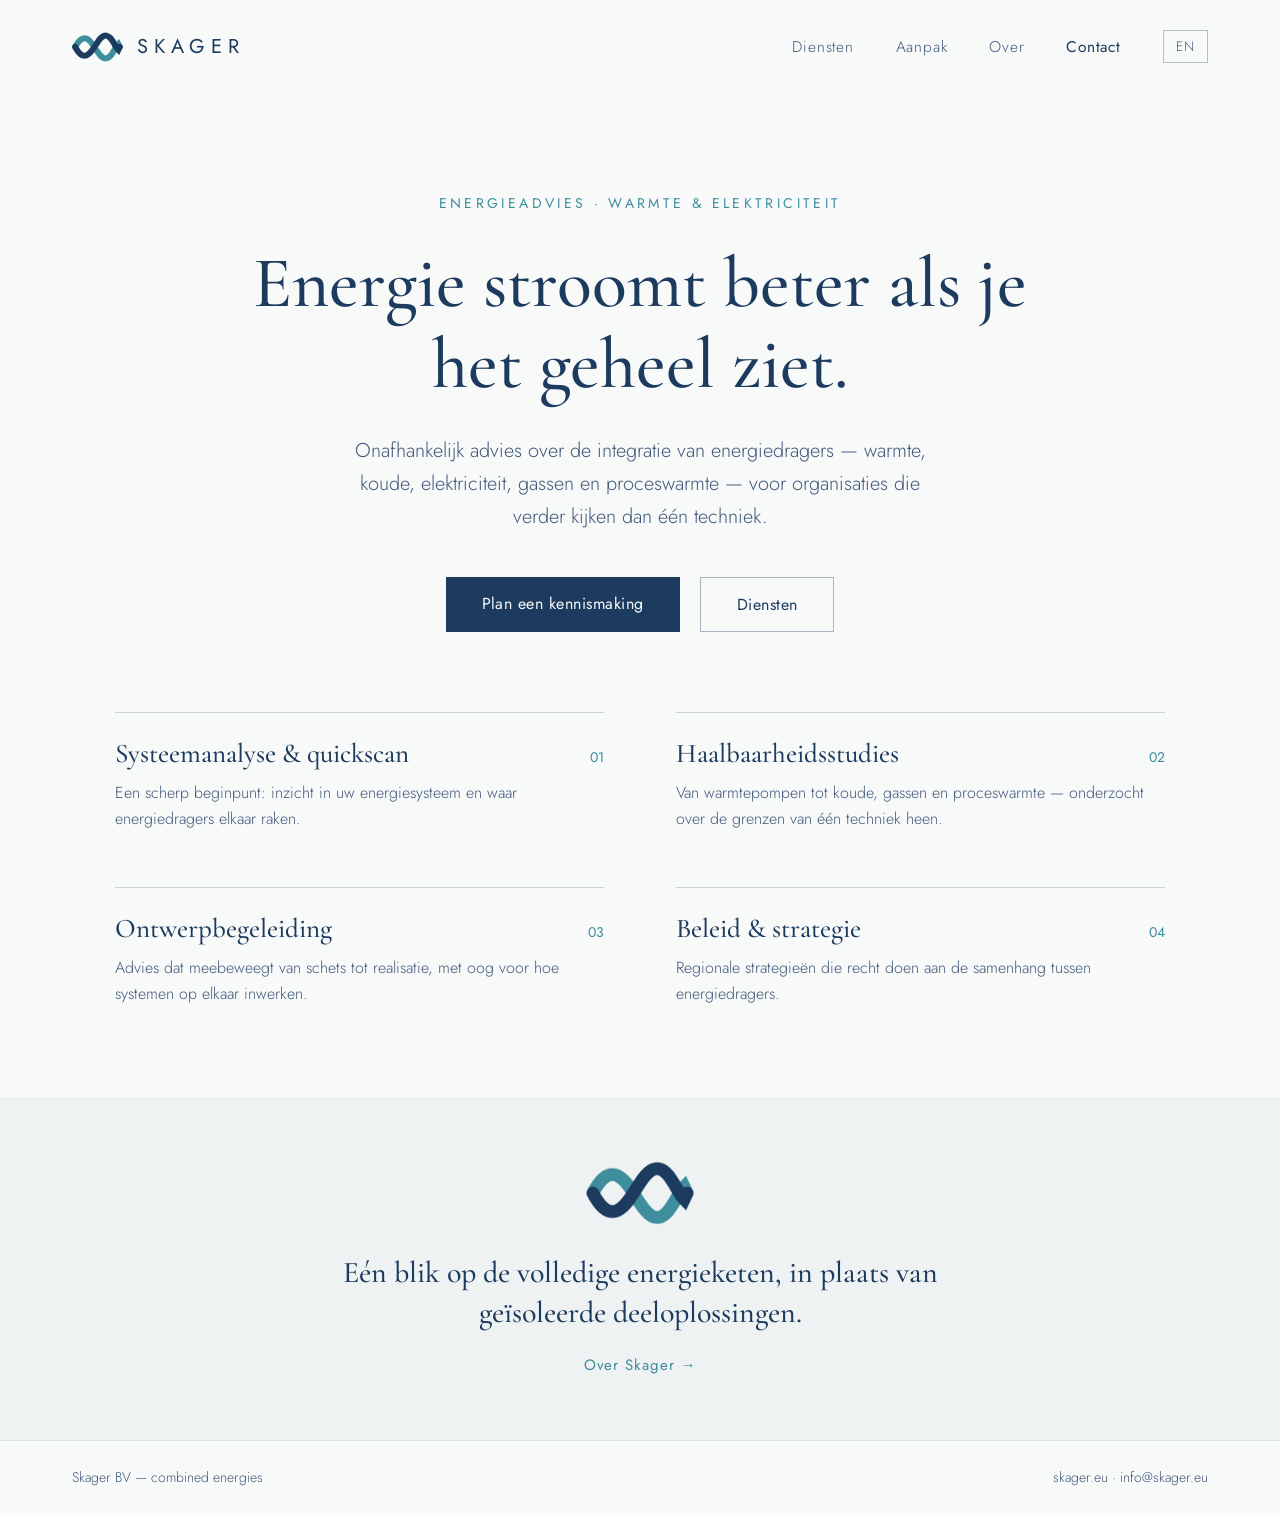
<file: index.html>
<!DOCTYPE html>
<html lang="nl">
<head>
<meta charset="utf-8">
<meta name="viewport" content="width=device-width, initial-scale=1">
<title>Skager — Onafhankelijk energieadvies | combined energies</title>
<meta name="description" content="Energie stroomt beter als je het geheel ziet. Adviesbureau voor de integratie van warmte- en elektriciteitssystemen.">
<meta property="og:title" content="Skager — Onafhankelijk energieadvies | combined energies">
<meta property="og:description" content="Energie stroomt beter als je het geheel ziet. Adviesbureau voor de integratie van warmte- en elektriciteitssystemen.">
<meta property="og:type" content="website">
<meta property="og:image" content="https://skager.eu/assets/icon_square_512px.png">
<link rel="canonical" href="https://skager.eu/">
<link rel="alternate" hreflang="nl" href="https://skager.eu/">
<link rel="alternate" hreflang="en" href="https://skager.eu/en/index.html">
<link rel="preconnect" href="https://fonts.googleapis.com">
<link href="https://fonts.googleapis.com/css2?family=Jost:wght@300;400;500;600&amp;family=IBM+Plex+Mono:wght@400;500&amp;family=Cormorant+Garamond:wght@500;600&amp;display=swap" rel="stylesheet">
<style>body{margin:0}a{color:#3e8e9e}a:hover{color:#2b6898}</style>
<link rel="icon" href="/assets/favicon.ico" sizes="any">
<link rel="icon" type="image/png" sizes="32x32" href="/assets/favicon_32px.png">
<link rel="apple-touch-icon" href="/assets/apple-touch-icon.png">
<link rel="stylesheet" href="/assets/responsive.css">
</head>
<body>
<div style="font-family:Jost,sans-serif;background:#f8f9f9;color:#1c3b5e">

<div style="display:flex;align-items:center;justify-content:space-between;padding:30px 72px">
  <a href="/index.html" style="display:flex;align-items:center;gap:14px;text-decoration:none;color:#1c3b5e">
    <img src="/assets/skager_icon.svg" alt="" style="height:30px">
    <span style="font-size:20px;letter-spacing:.3em;font-weight:400">SKAGER</span>
  </a>
  <div style="display:flex;align-items:center;gap:42px;font-size:15.5px;font-weight:300;letter-spacing:.05em;color:#41597a">
    <a href="/diensten.html" style="text-decoration:none;color:#41597a">Diensten</a>
    <a href="/aanpak.html" style="text-decoration:none;color:#41597a">Aanpak</a>
    <a href="/over.html" style="text-decoration:none;color:#41597a">Over</a>
    <a href="/contact.html" style="text-decoration:none;color:#1c3b5e;font-weight:400">Contact</a>
    <a href="/en/index.html" style="text-decoration:none;color:#41597a;font-size:13.5px;letter-spacing:.08em;border:1px solid rgba(28,59,94,.3);padding:6px 12px">EN</a>
  </div>
</div>

<div style="text-align:center;padding:100px 72px 80px">
  <div style="font-size:14px;letter-spacing:.24em;text-transform:uppercase;color:#3e8e9e;margin-bottom:30px">Energieadvies · warmte &amp; elektriciteit</div>
  <h1 style="margin:0 auto;font-family:'Cormorant Garamond',Georgia,serif;font-size:72px;line-height:1.12;font-weight:500;max-width:840px;text-wrap:pretty">Energie stroomt beter als je het geheel ziet.</h1>
  <p style="margin:30px auto 0;font-size:20px;line-height:1.65;font-weight:300;color:#41597a;max-width:600px">Onafhankelijk advies over de integratie van energiedragers — warmte, koude, elektriciteit, gassen en proceswarmte — voor organisaties die verder kijken dan één techniek.</p>
  <div style="display:flex;gap:20px;justify-content:center;margin-top:44px">
    <a href="/contact.html" style="text-decoration:none;background:#1c3b5e;color:#f8f9f9;padding:15px 36px;font-size:16px;letter-spacing:.03em">Plan een kennismaking</a>
    <a href="/diensten.html" style="text-decoration:none;border:1px solid rgba(28,59,94,.35);color:#1c3b5e;padding:15px 36px;font-size:16px;letter-spacing:.03em">Diensten</a>
  </div>
</div>

<div style="max-width:1050px;margin:0 auto;padding:0 72px 90px">
  <div style="display:grid;grid-template-columns:1fr 1fr;gap:56px 72px">
    <div style="border-top:1px solid rgba(28,59,94,.2);padding-top:24px">
      <div style="display:flex;justify-content:space-between;align-items:baseline">
        <div style="font-family:'Cormorant Garamond',Georgia,serif;font-size:27px;font-weight:500">Systeemanalyse &amp; quickscan</div>
        <div style="font-size:14px;color:#3e8e9e">01</div>
      </div>
      <div style="margin-top:10px;font-size:16px;line-height:1.6;font-weight:300;color:#41597a">Een scherp beginpunt: inzicht in uw energiesysteem en waar energiedragers elkaar raken.</div>
    </div>
    <div style="border-top:1px solid rgba(28,59,94,.2);padding-top:24px">
      <div style="display:flex;justify-content:space-between;align-items:baseline">
        <div style="font-family:'Cormorant Garamond',Georgia,serif;font-size:27px;font-weight:500">Haalbaarheidsstudies</div>
        <div style="font-size:14px;color:#3e8e9e">02</div>
      </div>
      <div style="margin-top:10px;font-size:16px;line-height:1.6;font-weight:300;color:#41597a">Van warmtepompen tot koude, gassen en proceswarmte — onderzocht over de grenzen van één techniek heen.</div>
    </div>
    <div style="border-top:1px solid rgba(28,59,94,.2);padding-top:24px">
      <div style="display:flex;justify-content:space-between;align-items:baseline">
        <div style="font-family:'Cormorant Garamond',Georgia,serif;font-size:27px;font-weight:500">Ontwerpbegeleiding</div>
        <div style="font-size:14px;color:#3e8e9e">03</div>
      </div>
      <div style="margin-top:10px;font-size:16px;line-height:1.6;font-weight:300;color:#41597a">Advies dat meebeweegt van schets tot realisatie, met oog voor hoe systemen op elkaar inwerken.</div>
    </div>
    <div style="border-top:1px solid rgba(28,59,94,.2);padding-top:24px">
      <div style="display:flex;justify-content:space-between;align-items:baseline">
        <div style="font-family:'Cormorant Garamond',Georgia,serif;font-size:27px;font-weight:500">Beleid &amp; strategie</div>
        <div style="font-size:14px;color:#3e8e9e">04</div>
      </div>
      <div style="margin-top:10px;font-size:16px;line-height:1.6;font-weight:300;color:#41597a">Regionale strategieën die recht doen aan de samenhang tussen energiedragers.</div>
    </div>
  </div>
</div>

<div style="background:#eef2f2;padding:64px 72px;text-align:center">
  <img src="/assets/skager_icon_transparent_256px.png" alt="" style="height:64px;margin-bottom:22px">
  <div style="font-family:'Cormorant Garamond',Georgia,serif;font-size:30px;font-weight:500;max-width:640px;margin:0 auto;line-height:1.35">Eén blik op de volledige energieketen, in plaats van geïsoleerde deeloplossingen.</div>
  <a href="/over.html" style="text-decoration:none;display:inline-block;margin-top:20px;font-size:15px;color:#3e8e9e;letter-spacing:.06em">Over Skager →</a>
</div>

<div style="display:flex;justify-content:space-between;align-items:center;padding:26px 72px;font-size:14px;font-weight:300;color:#41597a;border-top:1px solid rgba(28,59,94,.12)">
  <span>Skager BV — combined energies</span><span>skager.eu · info@skager.eu</span>
</div>

</div>
</body>
</html>
</file>
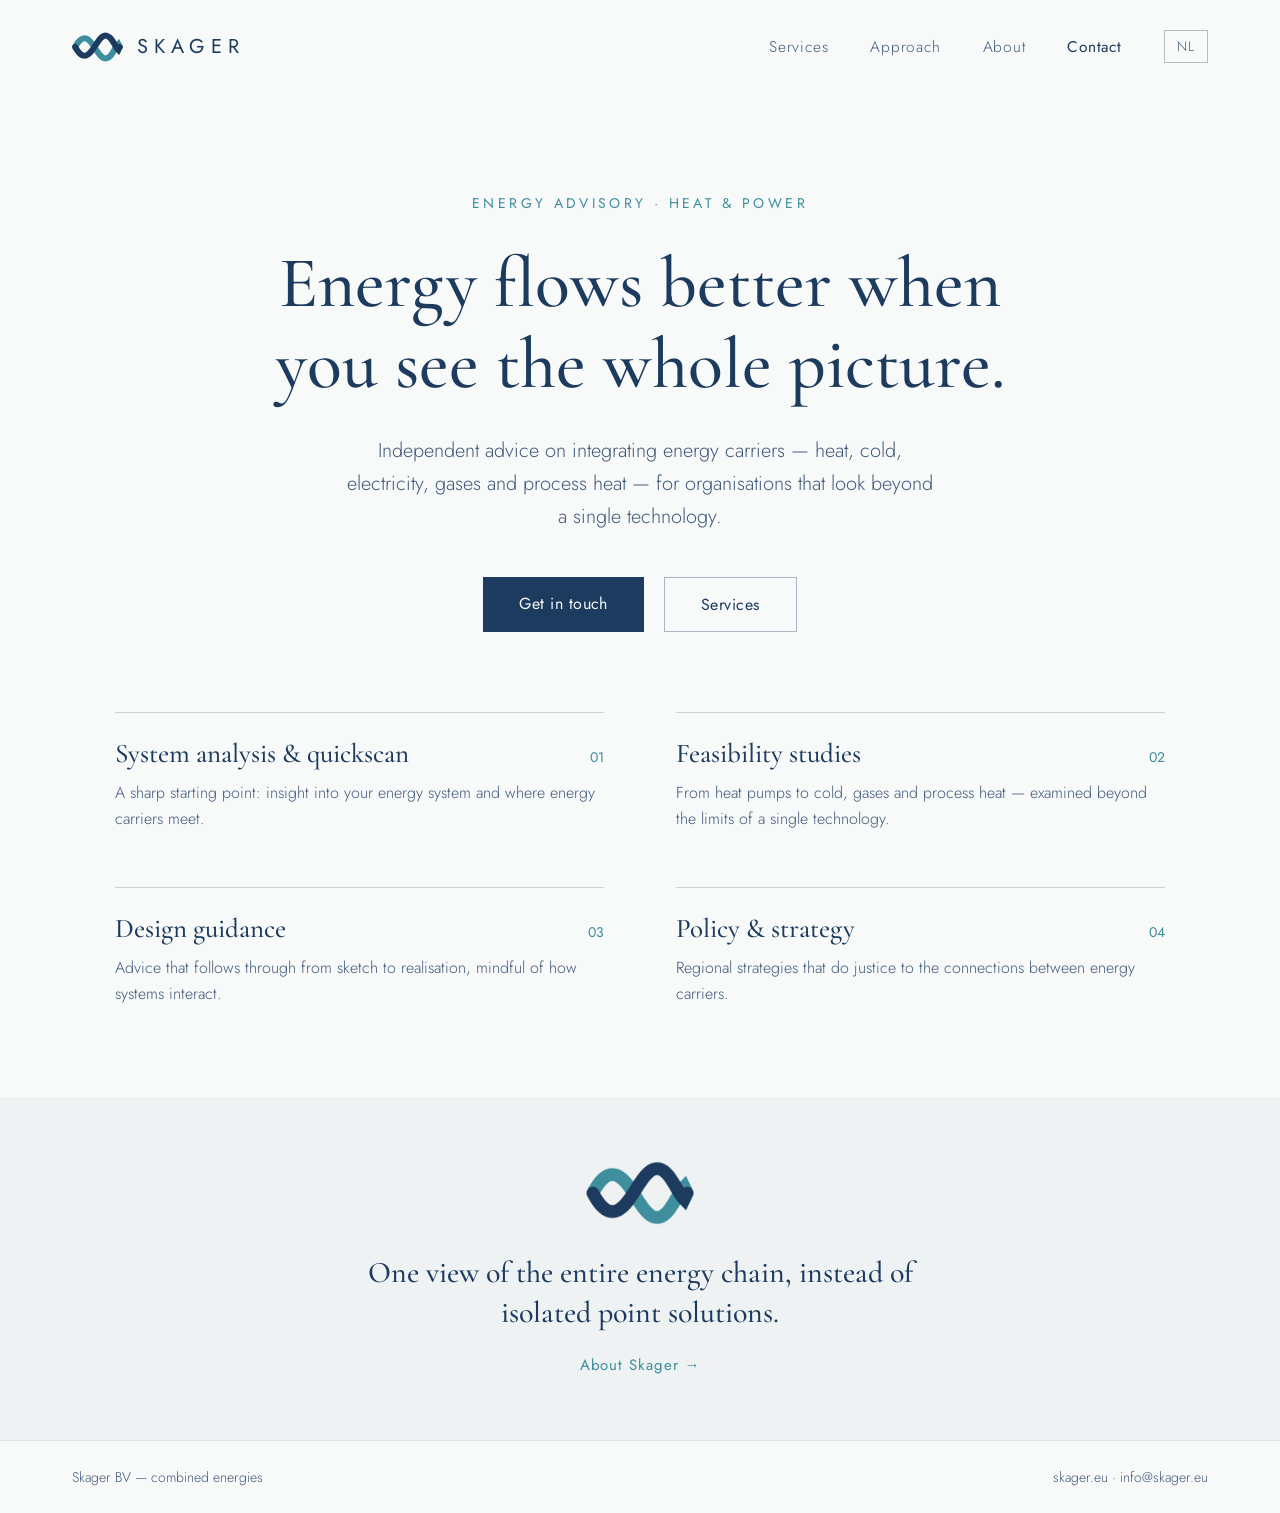
<file: en/index.html>
<!DOCTYPE html>
<html lang="en">
<head>
<meta charset="utf-8">
<meta name="viewport" content="width=device-width, initial-scale=1">
<title>Skager — Independent energy consultancy | combined energies</title>
<meta name="description" content="Energy flows better when you see the whole picture. Consultancy for the integration of heat and electricity systems.">
<meta property="og:title" content="Skager — Independent energy consultancy | combined energies">
<meta property="og:description" content="Energy flows better when you see the whole picture. Consultancy for the integration of heat and electricity systems.">
<meta property="og:type" content="website">
<meta property="og:image" content="https://skager.eu/assets/icon_square_512px.png">
<link rel="canonical" href="https://skager.eu/en/index.html">
<link rel="alternate" hreflang="en" href="https://skager.eu/en/index.html">
<link rel="alternate" hreflang="nl" href="https://skager.eu/">
<link rel="preconnect" href="https://fonts.googleapis.com">
<link href="https://fonts.googleapis.com/css2?family=Jost:wght@300;400;500;600&amp;family=IBM+Plex+Mono:wght@400;500&amp;family=Cormorant+Garamond:wght@500;600&amp;display=swap" rel="stylesheet">
<style>body{margin:0}a{color:#3e8e9e}a:hover{color:#2b6898}</style>
<link rel="icon" href="/assets/favicon.ico" sizes="any">
<link rel="icon" type="image/png" sizes="32x32" href="/assets/favicon_32px.png">
<link rel="apple-touch-icon" href="/assets/apple-touch-icon.png">
<link rel="stylesheet" href="/assets/responsive.css">
</head>
<body>
<div style="font-family:Jost,sans-serif;background:#f8f9f9;color:#1c3b5e">

<div style="display:flex;align-items:center;justify-content:space-between;padding:30px 72px">
  <a href="/en/index.html" style="display:flex;align-items:center;gap:14px;text-decoration:none;color:#1c3b5e">
    <img src="/assets/skager_icon.svg" alt="" style="height:30px">
    <span style="font-size:20px;letter-spacing:.3em;font-weight:400">SKAGER</span>
  </a>
  <div style="display:flex;align-items:center;gap:42px;font-size:15.5px;font-weight:300;letter-spacing:.05em;color:#41597a">
    <a href="/en/services.html" style="text-decoration:none;color:#41597a">Services</a>
    <a href="/en/approach.html" style="text-decoration:none;color:#41597a">Approach</a>
    <a href="/en/about.html" style="text-decoration:none;color:#41597a">About</a>
    <a href="/en/contact.html" style="text-decoration:none;color:#1c3b5e;font-weight:400">Contact</a>
    <a href="/index.html" style="text-decoration:none;color:#41597a;font-size:13.5px;letter-spacing:.08em;border:1px solid rgba(28,59,94,.3);padding:6px 12px">NL</a>
  </div>
</div>

<div style="text-align:center;padding:100px 72px 80px">
  <div style="font-size:14px;letter-spacing:.24em;text-transform:uppercase;color:#3e8e9e;margin-bottom:30px">Energy advisory · heat &amp; power</div>
  <h1 style="margin:0 auto;font-family:'Cormorant Garamond',Georgia,serif;font-size:72px;line-height:1.12;font-weight:500;max-width:840px;text-wrap:pretty">Energy flows better when you see the whole picture.</h1>
  <p style="margin:30px auto 0;font-size:20px;line-height:1.65;font-weight:300;color:#41597a;max-width:600px">Independent advice on integrating energy carriers — heat, cold, electricity, gases and process heat — for organisations that look beyond a single technology.</p>
  <div style="display:flex;gap:20px;justify-content:center;margin-top:44px">
    <a href="/en/contact.html" style="text-decoration:none;background:#1c3b5e;color:#f8f9f9;padding:15px 36px;font-size:16px;letter-spacing:.03em">Get in touch</a>
    <a href="/en/services.html" style="text-decoration:none;border:1px solid rgba(28,59,94,.35);color:#1c3b5e;padding:15px 36px;font-size:16px;letter-spacing:.03em">Services</a>
  </div>
</div>

<div style="max-width:1050px;margin:0 auto;padding:0 72px 90px">
  <div style="display:grid;grid-template-columns:1fr 1fr;gap:56px 72px">
    <div style="border-top:1px solid rgba(28,59,94,.2);padding-top:24px">
      <div style="display:flex;justify-content:space-between;align-items:baseline">
        <div style="font-family:'Cormorant Garamond',Georgia,serif;font-size:27px;font-weight:500">System analysis &amp; quickscan</div>
        <div style="font-size:14px;color:#3e8e9e">01</div>
      </div>
      <div style="margin-top:10px;font-size:16px;line-height:1.6;font-weight:300;color:#41597a">A sharp starting point: insight into your energy system and where energy carriers meet.</div>
    </div>
    <div style="border-top:1px solid rgba(28,59,94,.2);padding-top:24px">
      <div style="display:flex;justify-content:space-between;align-items:baseline">
        <div style="font-family:'Cormorant Garamond',Georgia,serif;font-size:27px;font-weight:500">Feasibility studies</div>
        <div style="font-size:14px;color:#3e8e9e">02</div>
      </div>
      <div style="margin-top:10px;font-size:16px;line-height:1.6;font-weight:300;color:#41597a">From heat pumps to cold, gases and process heat — examined beyond the limits of a single technology.</div>
    </div>
    <div style="border-top:1px solid rgba(28,59,94,.2);padding-top:24px">
      <div style="display:flex;justify-content:space-between;align-items:baseline">
        <div style="font-family:'Cormorant Garamond',Georgia,serif;font-size:27px;font-weight:500">Design guidance</div>
        <div style="font-size:14px;color:#3e8e9e">03</div>
      </div>
      <div style="margin-top:10px;font-size:16px;line-height:1.6;font-weight:300;color:#41597a">Advice that follows through from sketch to realisation, mindful of how systems interact.</div>
    </div>
    <div style="border-top:1px solid rgba(28,59,94,.2);padding-top:24px">
      <div style="display:flex;justify-content:space-between;align-items:baseline">
        <div style="font-family:'Cormorant Garamond',Georgia,serif;font-size:27px;font-weight:500">Policy &amp; strategy</div>
        <div style="font-size:14px;color:#3e8e9e">04</div>
      </div>
      <div style="margin-top:10px;font-size:16px;line-height:1.6;font-weight:300;color:#41597a">Regional strategies that do justice to the connections between energy carriers.</div>
    </div>
  </div>
</div>

<div style="background:#eef2f2;padding:64px 72px;text-align:center">
  <img src="/assets/skager_icon_transparent_256px.png" alt="" style="height:64px;margin-bottom:22px">
  <div style="font-family:'Cormorant Garamond',Georgia,serif;font-size:30px;font-weight:500;max-width:640px;margin:0 auto;line-height:1.35">One view of the entire energy chain, instead of isolated point solutions.</div>
  <a href="/en/about.html" style="text-decoration:none;display:inline-block;margin-top:20px;font-size:15px;color:#3e8e9e;letter-spacing:.06em">About Skager →</a>
</div>

<div style="display:flex;justify-content:space-between;align-items:center;padding:26px 72px;font-size:14px;font-weight:300;color:#41597a;border-top:1px solid rgba(28,59,94,.12)">
  <span>Skager BV — combined energies</span><span>skager.eu · info@skager.eu</span>
</div>

</div>
</body>
</html>
</file>
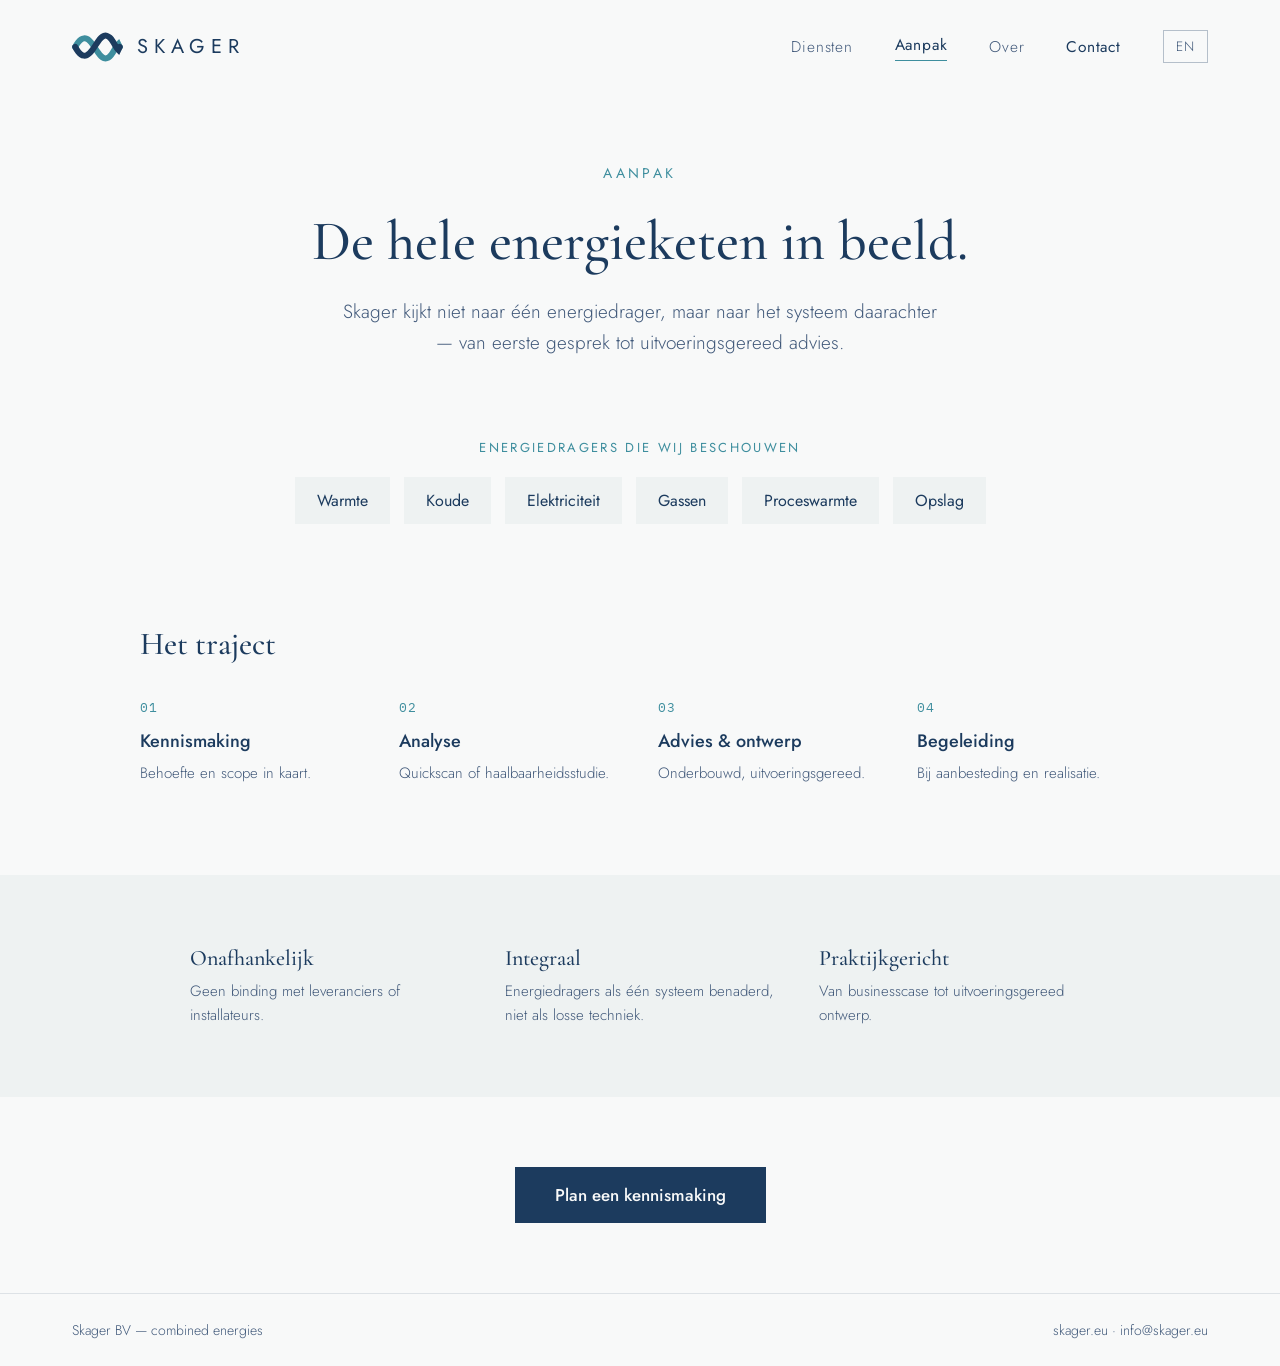
<file: aanpak.html>
<!DOCTYPE html>
<html lang="nl">
<head>
<meta charset="utf-8">
<meta name="viewport" content="width=device-width, initial-scale=1">
<title>Aanpak — Skager</title>
<meta name="description" content="De hele energieketen in beeld: geïntegreerd advies over thermische en elektrische energiesystemen.">
<meta property="og:title" content="Aanpak — Skager">
<meta property="og:description" content="De hele energieketen in beeld: geïntegreerd advies over thermische en elektrische energiesystemen.">
<meta property="og:type" content="website">
<meta property="og:image" content="https://skager.eu/assets/icon_square_512px.png">
<link rel="canonical" href="https://skager.eu/aanpak.html">
<link rel="alternate" hreflang="nl" href="https://skager.eu/aanpak.html">
<link rel="alternate" hreflang="en" href="https://skager.eu/en/approach.html">
<link rel="preconnect" href="https://fonts.googleapis.com">
<link href="https://fonts.googleapis.com/css2?family=Jost:wght@300;400;500;600&amp;family=IBM+Plex+Mono:wght@400;500&amp;family=Cormorant+Garamond:wght@500;600&amp;display=swap" rel="stylesheet">
<style>body{margin:0}a{color:#3e8e9e}a:hover{color:#2b6898}</style>
<link rel="icon" href="/assets/favicon.ico" sizes="any">
<link rel="icon" type="image/png" sizes="32x32" href="/assets/favicon_32px.png">
<link rel="apple-touch-icon" href="/assets/apple-touch-icon.png">
<link rel="stylesheet" href="/assets/responsive.css">
</head>
<body>
<div style="font-family:Jost,sans-serif;background:#f8f9f9;color:#1c3b5e">

<div style="display:flex;align-items:center;justify-content:space-between;padding:30px 72px">
  <a href="/index.html" style="display:flex;align-items:center;gap:14px;text-decoration:none;color:#1c3b5e">
    <img src="/assets/skager_icon.svg" alt="" style="height:30px">
    <span style="font-size:20px;letter-spacing:.3em;font-weight:400">SKAGER</span>
  </a>
  <div style="display:flex;align-items:center;gap:42px;font-size:15.5px;font-weight:300;letter-spacing:.05em;color:#41597a">
    <a href="/diensten.html" style="text-decoration:none;color:#41597a">Diensten</a>
    <a href="/aanpak.html" style="text-decoration:none;color:#1c3b5e;font-weight:400;border-bottom:1px solid #3e8e9e;padding-bottom:4px">Aanpak</a>
    <a href="/over.html" style="text-decoration:none;color:#41597a">Over</a>
    <a href="/contact.html" style="text-decoration:none;color:#1c3b5e;font-weight:400">Contact</a>
    <a href="/en/approach.html" style="text-decoration:none;color:#41597a;font-size:13.5px;letter-spacing:.08em;border:1px solid rgba(28,59,94,.3);padding:6px 12px">EN</a>
  </div>
</div>

<div style="text-align:center;padding:70px 72px 60px">
  <div style="font-size:14px;letter-spacing:.24em;text-transform:uppercase;color:#3e8e9e;margin-bottom:26px">Aanpak</div>
  <h1 style="margin:0 auto;font-family:'Cormorant Garamond',Georgia,serif;font-size:56px;line-height:1.15;font-weight:500;max-width:720px;text-wrap:pretty">De hele energieketen in beeld.</h1>
  <p style="margin:24px auto 0;font-size:19px;line-height:1.6;font-weight:300;color:#41597a;max-width:600px">Skager kijkt niet naar één energiedrager, maar naar het systeem daarachter — van eerste gesprek tot uitvoeringsgereed advies.</p>
</div>

<div style="max-width:900px;margin:0 auto;padding:20px 72px 80px;text-align:center">
  <div style="font-size:13px;letter-spacing:.18em;color:#3e8e9e;margin-bottom:20px">ENERGIEDRAGERS DIE WIJ BESCHOUWEN</div>
  <div style="display:flex;flex-wrap:wrap;gap:14px;justify-content:center">
    <span style="background:#eef2f2;padding:12px 22px;font-size:16px">Warmte</span>
    <span style="background:#eef2f2;padding:12px 22px;font-size:16px">Koude</span>
    <span style="background:#eef2f2;padding:12px 22px;font-size:16px">Elektriciteit</span>
    <span style="background:#eef2f2;padding:12px 22px;font-size:16px">Gassen</span>
    <span style="background:#eef2f2;padding:12px 22px;font-size:16px">Proceswarmte</span>
    <span style="background:#eef2f2;padding:12px 22px;font-size:16px">Opslag</span>
  </div>
</div>

<div style="max-width:1000px;margin:0 auto;padding:20px 72px 90px">
  <h2 style="margin:0 0 36px;font-family:'Cormorant Garamond',Georgia,serif;font-size:32px;font-weight:500">Het traject</h2>
  <div style="display:grid;grid-template-columns:repeat(4,1fr);gap:36px">
    <div>
      <div style="font-family:'IBM Plex Mono',monospace;font-size:13px;color:#3e8e9e;letter-spacing:.1em;margin-bottom:12px">01</div>
      <div style="font-size:18px;font-weight:500;margin-bottom:8px">Kennismaking</div>
      <div style="font-size:15px;line-height:1.55;font-weight:300;color:#41597a">Behoefte en scope in kaart.</div>
    </div>
    <div>
      <div style="font-family:'IBM Plex Mono',monospace;font-size:13px;color:#3e8e9e;letter-spacing:.1em;margin-bottom:12px">02</div>
      <div style="font-size:18px;font-weight:500;margin-bottom:8px">Analyse</div>
      <div style="font-size:15px;line-height:1.55;font-weight:300;color:#41597a">Quickscan of haalbaarheidsstudie.</div>
    </div>
    <div>
      <div style="font-family:'IBM Plex Mono',monospace;font-size:13px;color:#3e8e9e;letter-spacing:.1em;margin-bottom:12px">03</div>
      <div style="font-size:18px;font-weight:500;margin-bottom:8px">Advies &amp; ontwerp</div>
      <div style="font-size:15px;line-height:1.55;font-weight:300;color:#41597a">Onderbouwd, uitvoeringsgereed.</div>
    </div>
    <div>
      <div style="font-family:'IBM Plex Mono',monospace;font-size:13px;color:#3e8e9e;letter-spacing:.1em;margin-bottom:12px">04</div>
      <div style="font-size:18px;font-weight:500;margin-bottom:8px">Begeleiding</div>
      <div style="font-size:15px;line-height:1.55;font-weight:300;color:#41597a">Bij aanbesteding en realisatie.</div>
    </div>
  </div>
</div>

<div style="background:#eef2f2;padding:70px 72px;text-align:center">
  <div style="display:grid;grid-template-columns:repeat(3,1fr);gap:44px;max-width:900px;margin:0 auto;text-align:left">
    <div>
      <div style="font-family:'Cormorant Garamond',Georgia,serif;font-size:22px;font-weight:500;margin-bottom:8px">Onafhankelijk</div>
      <div style="font-size:15px;line-height:1.6;font-weight:300;color:#41597a">Geen binding met leveranciers of installateurs.</div>
    </div>
    <div>
      <div style="font-family:'Cormorant Garamond',Georgia,serif;font-size:22px;font-weight:500;margin-bottom:8px">Integraal</div>
      <div style="font-size:15px;line-height:1.6;font-weight:300;color:#41597a">Energiedragers als één systeem benaderd, niet als losse techniek.</div>
    </div>
    <div>
      <div style="font-family:'Cormorant Garamond',Georgia,serif;font-size:22px;font-weight:500;margin-bottom:8px">Praktijkgericht</div>
      <div style="font-size:15px;line-height:1.6;font-weight:300;color:#41597a">Van businesscase tot uitvoeringsgereed ontwerp.</div>
    </div>
  </div>
</div>

<div style="padding:70px 72px;text-align:center">
  <a href="/contact.html" style="text-decoration:none;display:inline-block;background:#1c3b5e;color:#f8f9f9;padding:16px 40px;font-size:17px;font-weight:500">Plan een kennismaking</a>
</div>

<div style="display:flex;justify-content:space-between;align-items:center;padding:26px 72px;font-size:14px;font-weight:300;color:#41597a;border-top:1px solid rgba(28,59,94,.12)">
  <span>Skager BV — combined energies</span><span>skager.eu · info@skager.eu</span>
</div>

</div>
</body>
</html>
</file>
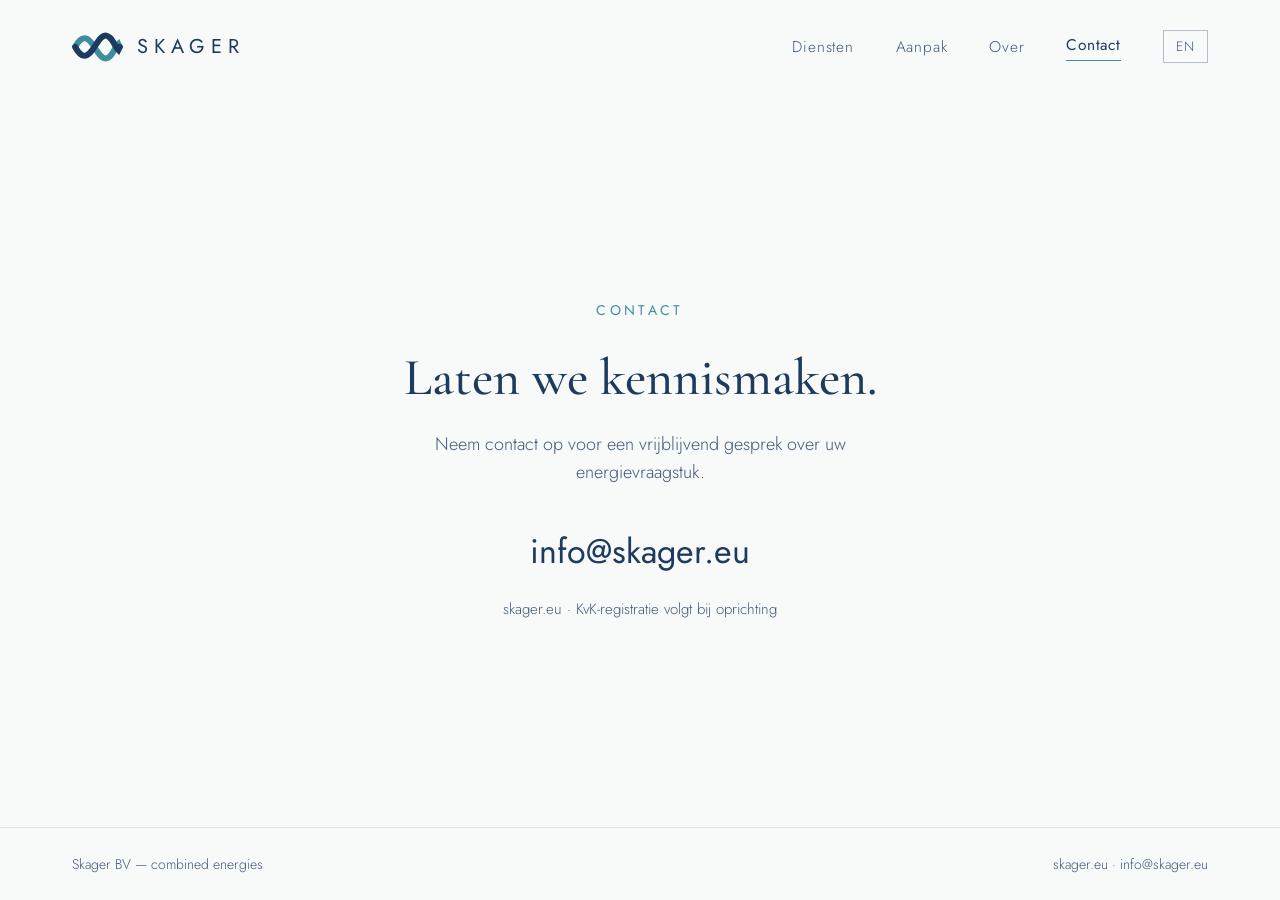
<file: contact.html>
<!DOCTYPE html>
<html lang="nl">
<head>
<meta charset="utf-8">
<meta name="viewport" content="width=device-width, initial-scale=1">
<title>Contact — Skager</title>
<meta name="description" content="Laten we kennismaken. Neem contact op met Skager voor een vrijblijvend gesprek over uw energievraagstuk.">
<meta property="og:title" content="Contact — Skager">
<meta property="og:description" content="Laten we kennismaken. Neem contact op met Skager voor een vrijblijvend gesprek over uw energievraagstuk.">
<meta property="og:type" content="website">
<meta property="og:image" content="https://skager.eu/assets/icon_square_512px.png">
<link rel="canonical" href="https://skager.eu/contact.html">
<link rel="alternate" hreflang="nl" href="https://skager.eu/contact.html">
<link rel="alternate" hreflang="en" href="https://skager.eu/en/contact.html">
<link rel="preconnect" href="https://fonts.googleapis.com">
<link href="https://fonts.googleapis.com/css2?family=Jost:wght@300;400;500;600&amp;family=IBM+Plex+Mono:wght@400;500&amp;family=Cormorant+Garamond:wght@500;600&amp;display=swap" rel="stylesheet">
<style>body{margin:0}a{color:#3e8e9e}a:hover{color:#2b6898}</style>
<link rel="icon" href="/assets/favicon.ico" sizes="any">
<link rel="icon" type="image/png" sizes="32x32" href="/assets/favicon_32px.png">
<link rel="apple-touch-icon" href="/assets/apple-touch-icon.png">
<link rel="stylesheet" href="/assets/responsive.css">
</head>
<body>
<div style="font-family:Jost,sans-serif;background:#f8f9f9;color:#1c3b5e;min-height:100vh;display:flex;flex-direction:column">

<div style="display:flex;align-items:center;justify-content:space-between;padding:30px 72px">
  <a href="/index.html" style="display:flex;align-items:center;gap:14px;text-decoration:none;color:#1c3b5e">
    <img src="/assets/skager_icon.svg" alt="" style="height:30px">
    <span style="font-size:20px;letter-spacing:.3em;font-weight:400">SKAGER</span>
  </a>
  <div style="display:flex;align-items:center;gap:42px;font-size:15.5px;font-weight:300;letter-spacing:.05em;color:#41597a">
    <a href="/diensten.html" style="text-decoration:none;color:#41597a">Diensten</a>
    <a href="/aanpak.html" style="text-decoration:none;color:#41597a">Aanpak</a>
    <a href="/over.html" style="text-decoration:none;color:#41597a">Over</a>
    <a href="/contact.html" style="text-decoration:none;color:#1c3b5e;font-weight:400;border-bottom:1px solid #3e8e9e;padding-bottom:4px">Contact</a>
    <a href="/en/contact.html" style="text-decoration:none;color:#41597a;font-size:13.5px;letter-spacing:.08em;border:1px solid rgba(28,59,94,.3);padding:6px 12px">EN</a>
  </div>
</div>

<div style="flex:1;display:flex;align-items:center;justify-content:center;padding:90px 72px;text-align:center">
  <div>
    <div style="font-size:14px;letter-spacing:.24em;text-transform:uppercase;color:#3e8e9e;margin-bottom:28px">Contact</div>
    <h1 style="margin:0 auto;font-family:'Cormorant Garamond',Georgia,serif;font-size:52px;line-height:1.15;font-weight:500;max-width:640px;text-wrap:pretty">Laten we kennismaken.</h1>
    <p style="margin:22px auto 40px;font-size:18px;line-height:1.6;font-weight:300;color:#41597a;max-width:520px">Neem contact op voor een vrijblijvend gesprek over uw energievraagstuk.</p>
    <a href="mailto:info@skager.eu" style="text-decoration:none;font-size:34px;font-weight:400;color:#1c3b5e">info@skager.eu</a>
    <div style="margin-top:22px;font-size:15px;font-weight:300;color:#41597a">skager.eu · KvK-registratie volgt bij oprichting</div>
  </div>
</div>

<div style="display:flex;justify-content:space-between;align-items:center;padding:26px 72px;font-size:14px;font-weight:300;color:#41597a;border-top:1px solid rgba(28,59,94,.12)">
  <span>Skager BV — combined energies</span><span>skager.eu · info@skager.eu</span>
</div>

</div>
</body>
</html>
</file>
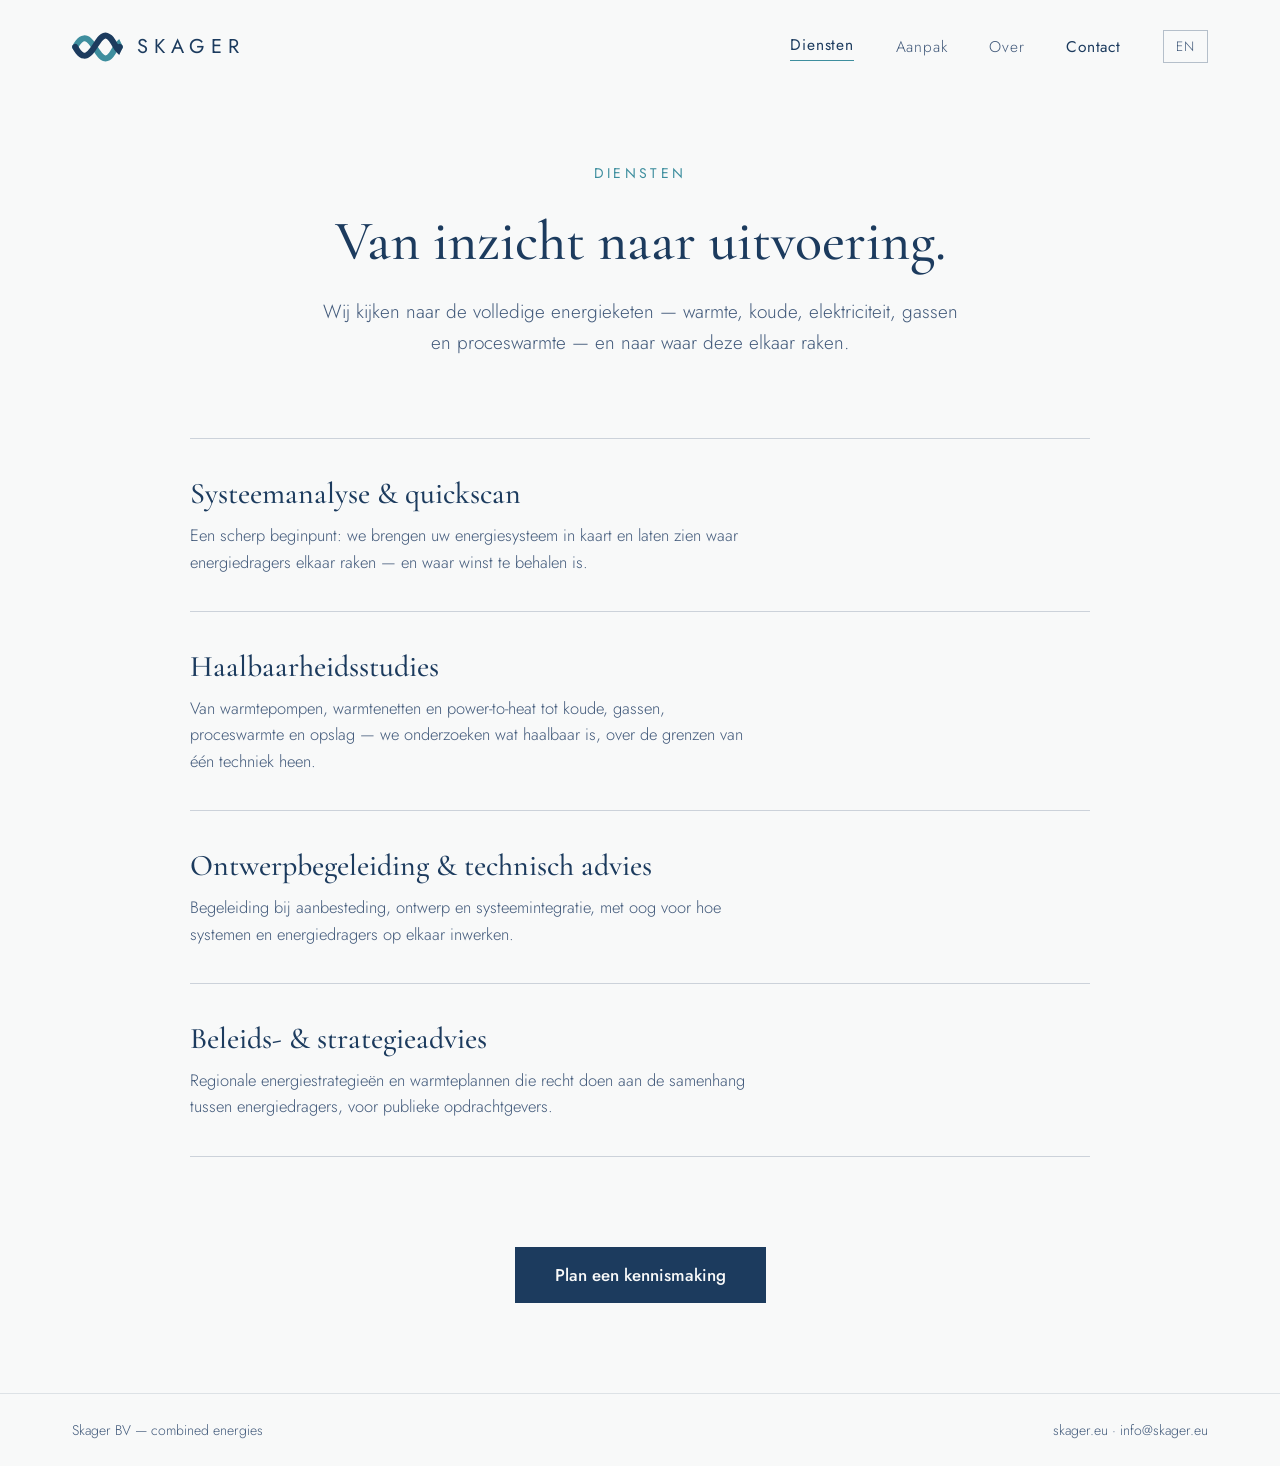
<file: diensten.html>
<!DOCTYPE html>
<html lang="nl">
<head>
<meta charset="utf-8">
<meta name="viewport" content="width=device-width, initial-scale=1">
<title>Diensten — Skager</title>
<meta name="description" content="Van inzicht naar uitvoering: quickscans, haalbaarheidsstudies, ontwerpbegeleiding en beleids- & strategieadvies.">
<meta property="og:title" content="Diensten — Skager">
<meta property="og:description" content="Van inzicht naar uitvoering: quickscans, haalbaarheidsstudies, ontwerpbegeleiding en beleids- & strategieadvies.">
<meta property="og:type" content="website">
<meta property="og:image" content="https://skager.eu/assets/icon_square_512px.png">
<link rel="canonical" href="https://skager.eu/diensten.html">
<link rel="alternate" hreflang="nl" href="https://skager.eu/diensten.html">
<link rel="alternate" hreflang="en" href="https://skager.eu/en/services.html">
<link rel="preconnect" href="https://fonts.googleapis.com">
<link href="https://fonts.googleapis.com/css2?family=Jost:wght@300;400;500;600&amp;family=IBM+Plex+Mono:wght@400;500&amp;family=Cormorant+Garamond:wght@500;600&amp;display=swap" rel="stylesheet">
<style>body{margin:0}a{color:#3e8e9e}a:hover{color:#2b6898}</style>
<link rel="icon" href="/assets/favicon.ico" sizes="any">
<link rel="icon" type="image/png" sizes="32x32" href="/assets/favicon_32px.png">
<link rel="apple-touch-icon" href="/assets/apple-touch-icon.png">
<link rel="stylesheet" href="/assets/responsive.css">
</head>
<body>
<div style="font-family:Jost,sans-serif;background:#f8f9f9;color:#1c3b5e">

<div style="display:flex;align-items:center;justify-content:space-between;padding:30px 72px">
  <a href="/index.html" style="display:flex;align-items:center;gap:14px;text-decoration:none;color:#1c3b5e">
    <img src="/assets/skager_icon.svg" alt="" style="height:30px">
    <span style="font-size:20px;letter-spacing:.3em;font-weight:400">SKAGER</span>
  </a>
  <div style="display:flex;align-items:center;gap:42px;font-size:15.5px;font-weight:300;letter-spacing:.05em;color:#41597a">
    <a href="/diensten.html" style="text-decoration:none;color:#1c3b5e;font-weight:400;border-bottom:1px solid #3e8e9e;padding-bottom:4px">Diensten</a>
    <a href="/aanpak.html" style="text-decoration:none;color:#41597a">Aanpak</a>
    <a href="/over.html" style="text-decoration:none;color:#41597a">Over</a>
    <a href="/contact.html" style="text-decoration:none;color:#1c3b5e;font-weight:400">Contact</a>
    <a href="/en/services.html" style="text-decoration:none;color:#41597a;font-size:13.5px;letter-spacing:.08em;border:1px solid rgba(28,59,94,.3);padding:6px 12px">EN</a>
  </div>
</div>

<div style="text-align:center;padding:70px 72px 60px">
  <div style="font-size:14px;letter-spacing:.24em;text-transform:uppercase;color:#3e8e9e;margin-bottom:26px">Diensten</div>
  <h1 style="margin:0 auto;font-family:'Cormorant Garamond',Georgia,serif;font-size:56px;line-height:1.15;font-weight:500;max-width:760px;text-wrap:pretty">Van inzicht naar uitvoering.</h1>
  <p style="margin:24px auto 0;font-size:19px;line-height:1.6;font-weight:300;color:#41597a;max-width:640px">Wij kijken naar de volledige energieketen — warmte, koude, elektriciteit, gassen en proceswarmte — en naar waar deze elkaar raken.</p>
</div>

<div style="max-width:900px;margin:0 auto;padding:20px 72px 90px;display:flex;flex-direction:column;gap:0">
  <div style="border-top:1px solid rgba(28,59,94,.2);padding:36px 0;">
    <div>
      <div style="font-family:'Cormorant Garamond',Georgia,serif;font-size:30px;font-weight:500;margin-bottom:10px">Systeemanalyse &amp; quickscan</div>
      <div style="font-size:16.5px;line-height:1.6;font-weight:300;color:#41597a;max-width:560px">Een scherp beginpunt: we brengen uw energiesysteem in kaart en laten zien waar energiedragers elkaar raken — en waar winst te behalen is.</div>
    </div>
  </div>
  <div style="border-top:1px solid rgba(28,59,94,.2);padding:36px 0;">
    <div>
      <div style="font-family:'Cormorant Garamond',Georgia,serif;font-size:30px;font-weight:500;margin-bottom:10px">Haalbaarheidsstudies</div>
      <div style="font-size:16.5px;line-height:1.6;font-weight:300;color:#41597a;max-width:560px">Van warmtepompen, warmtenetten en power-to-heat tot koude, gassen, proceswarmte en opslag — we onderzoeken wat haalbaar is, over de grenzen van één techniek heen.</div>
    </div>
  </div>
  <div style="border-top:1px solid rgba(28,59,94,.2);padding:36px 0;">
    <div>
      <div style="font-family:'Cormorant Garamond',Georgia,serif;font-size:30px;font-weight:500;margin-bottom:10px">Ontwerpbegeleiding &amp; technisch advies</div>
      <div style="font-size:16.5px;line-height:1.6;font-weight:300;color:#41597a;max-width:560px">Begeleiding bij aanbesteding, ontwerp en systeemintegratie, met oog voor hoe systemen en energiedragers op elkaar inwerken.</div>
    </div>
  </div>
  <div style="border-top:1px solid rgba(28,59,94,.2);border-bottom:1px solid rgba(28,59,94,.2);padding:36px 0;">
    <div>
      <div style="font-family:'Cormorant Garamond',Georgia,serif;font-size:30px;font-weight:500;margin-bottom:10px">Beleids- &amp; strategieadvies</div>
      <div style="font-size:16.5px;line-height:1.6;font-weight:300;color:#41597a;max-width:560px">Regionale energiestrategieën en warmteplannen die recht doen aan de samenhang tussen energiedragers, voor publieke opdrachtgevers.</div>
    </div>
  </div>
</div>

<div style="padding:0 72px 90px;text-align:center">
  <a href="/contact.html" style="text-decoration:none;display:inline-block;background:#1c3b5e;color:#f8f9f9;padding:16px 40px;font-size:17px;font-weight:500">Plan een kennismaking</a>
</div>

<div style="display:flex;justify-content:space-between;align-items:center;padding:26px 72px;font-size:14px;font-weight:300;color:#41597a;border-top:1px solid rgba(28,59,94,.12)">
  <span>Skager BV — combined energies</span><span>skager.eu · info@skager.eu</span>
</div>

</div>
</body>
</html>
</file>
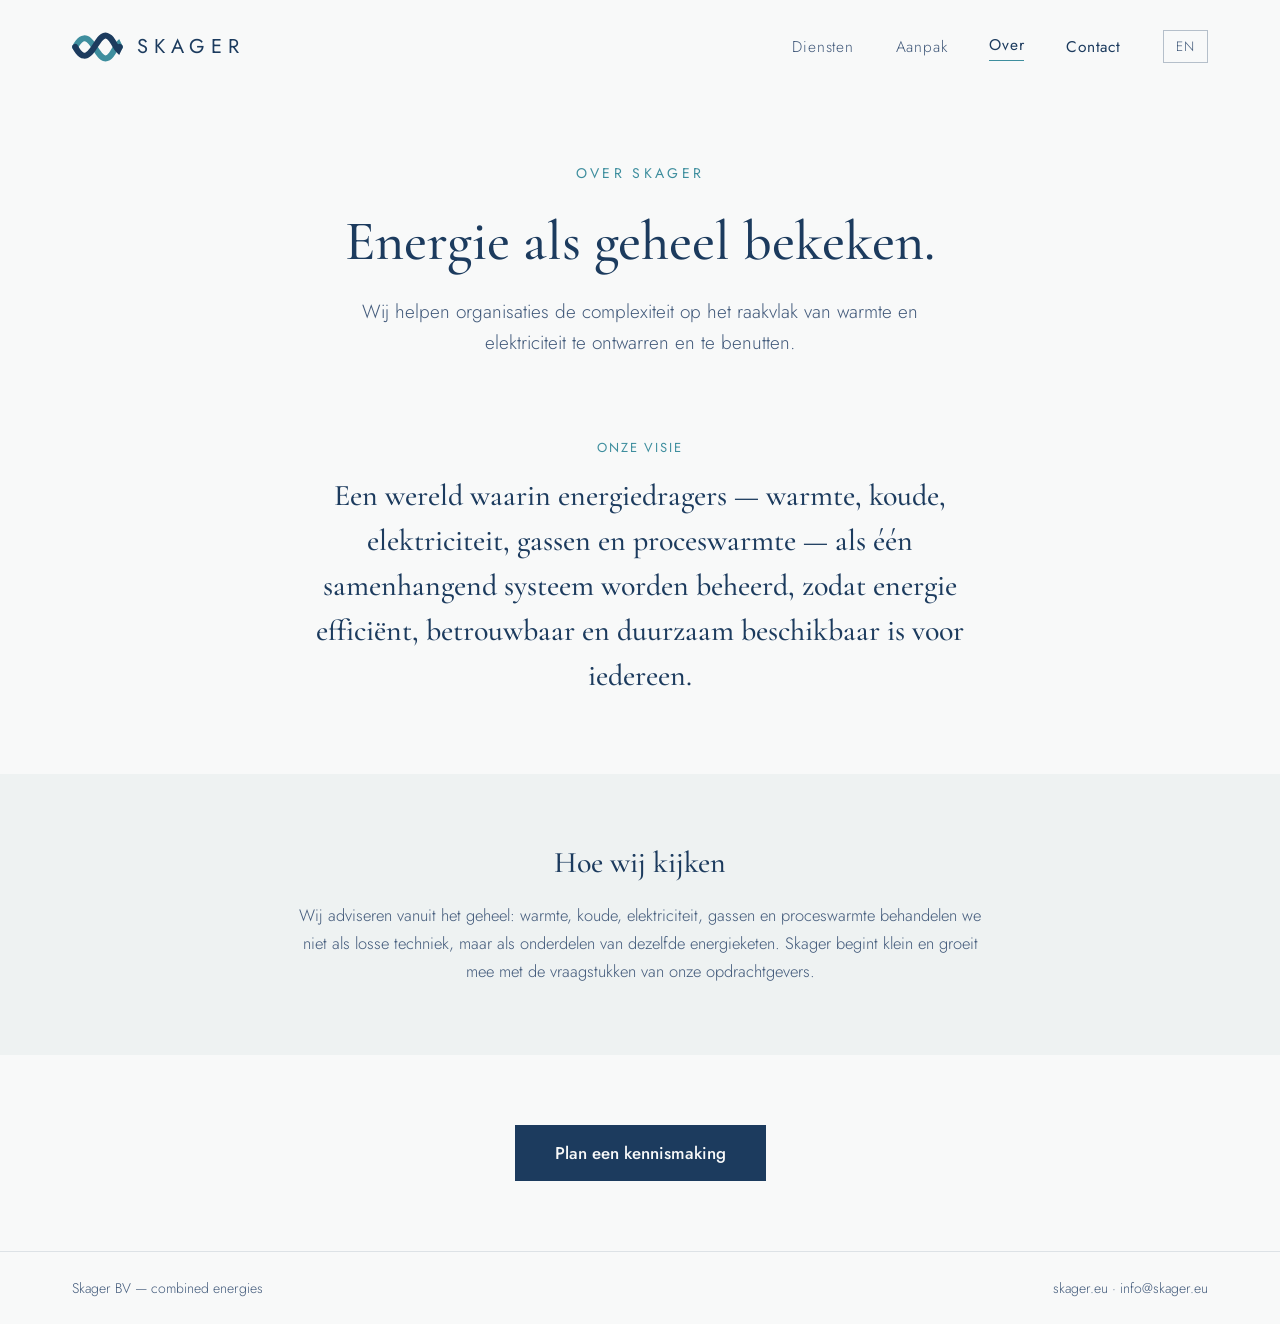
<file: over.html>
<!DOCTYPE html>
<html lang="nl">
<head>
<meta charset="utf-8">
<meta name="viewport" content="width=device-width, initial-scale=1">
<title>Over Skager — combined energies</title>
<meta name="description" content="Energie als geheel bekeken. Twee specialisten — thermische systemen en elektrotechniek — één geïntegreerde aanpak.">
<meta property="og:title" content="Over Skager — combined energies">
<meta property="og:description" content="Energie als geheel bekeken. Twee specialisten — thermische systemen en elektrotechniek — één geïntegreerde aanpak.">
<meta property="og:type" content="website">
<meta property="og:image" content="https://skager.eu/assets/icon_square_512px.png">
<link rel="canonical" href="https://skager.eu/over.html">
<link rel="alternate" hreflang="nl" href="https://skager.eu/over.html">
<link rel="alternate" hreflang="en" href="https://skager.eu/en/about.html">
<link rel="preconnect" href="https://fonts.googleapis.com">
<link href="https://fonts.googleapis.com/css2?family=Jost:wght@300;400;500;600&amp;family=IBM+Plex+Mono:wght@400;500&amp;family=Cormorant+Garamond:wght@500;600&amp;display=swap" rel="stylesheet">
<style>body{margin:0}a{color:#3e8e9e}a:hover{color:#2b6898}</style>
<link rel="icon" href="/assets/favicon.ico" sizes="any">
<link rel="icon" type="image/png" sizes="32x32" href="/assets/favicon_32px.png">
<link rel="apple-touch-icon" href="/assets/apple-touch-icon.png">
<link rel="stylesheet" href="/assets/responsive.css">
</head>
<body>
<div style="font-family:Jost,sans-serif;background:#f8f9f9;color:#1c3b5e">

<div style="display:flex;align-items:center;justify-content:space-between;padding:30px 72px">
  <a href="/index.html" style="display:flex;align-items:center;gap:14px;text-decoration:none;color:#1c3b5e">
    <img src="/assets/skager_icon.svg" alt="" style="height:30px">
    <span style="font-size:20px;letter-spacing:.3em;font-weight:400">SKAGER</span>
  </a>
  <div style="display:flex;align-items:center;gap:42px;font-size:15.5px;font-weight:300;letter-spacing:.05em;color:#41597a">
    <a href="/diensten.html" style="text-decoration:none;color:#41597a">Diensten</a>
    <a href="/aanpak.html" style="text-decoration:none;color:#41597a">Aanpak</a>
    <a href="/over.html" style="text-decoration:none;color:#1c3b5e;font-weight:400;border-bottom:1px solid #3e8e9e;padding-bottom:4px">Over</a>
    <a href="/contact.html" style="text-decoration:none;color:#1c3b5e;font-weight:400">Contact</a>
    <a href="/en/about.html" style="text-decoration:none;color:#41597a;font-size:13.5px;letter-spacing:.08em;border:1px solid rgba(28,59,94,.3);padding:6px 12px">EN</a>
  </div>
</div>

<div style="text-align:center;padding:70px 72px 60px">
  <div style="font-size:14px;letter-spacing:.24em;text-transform:uppercase;color:#3e8e9e;margin-bottom:26px">Over Skager</div>
  <h1 style="margin:0 auto;font-family:'Cormorant Garamond',Georgia,serif;font-size:56px;line-height:1.15;font-weight:500;max-width:700px;text-wrap:pretty">Energie als geheel bekeken.</h1>
  <p style="margin:24px auto 0;font-size:19px;line-height:1.6;font-weight:300;color:#41597a;max-width:620px">Wij helpen organisaties de complexiteit op het raakvlak van warmte en elektriciteit te ontwarren en te benutten.</p>
</div>

<div style="max-width:700px;margin:0 auto;padding:20px 72px 76px;text-align:center">
  <div style="font-size:13px;letter-spacing:.14em;color:#3e8e9e;margin-bottom:16px">ONZE VISIE</div>
  <div style="font-family:'Cormorant Garamond',Georgia,serif;font-size:30px;font-weight:500;line-height:1.5">Een wereld waarin energiedragers — warmte, koude, elektriciteit, gassen en proceswarmte — als één samenhangend systeem worden beheerd, zodat energie efficiënt, betrouwbaar en duurzaam beschikbaar is voor iedereen.</div>
</div>

<div style="background:#eef2f2;padding:70px 72px;text-align:center">
  <h2 style="margin:0 0 20px;font-family:'Cormorant Garamond',Georgia,serif;font-size:30px;font-weight:500">Hoe wij kijken</h2>
  <div style="font-size:16.5px;line-height:1.7;font-weight:300;color:#41597a;max-width:700px;margin:0 auto">Wij adviseren vanuit het geheel: warmte, koude, elektriciteit, gassen en proceswarmte behandelen we niet als losse techniek, maar als onderdelen van dezelfde energieketen. Skager begint klein en groeit mee met de vraagstukken van onze opdrachtgevers.</div>
</div>

<div style="padding:70px 72px;text-align:center">
  <a href="/contact.html" style="text-decoration:none;display:inline-block;background:#1c3b5e;color:#f8f9f9;padding:16px 40px;font-size:17px;font-weight:500">Plan een kennismaking</a>
</div>

<div style="display:flex;justify-content:space-between;align-items:center;padding:26px 72px;font-size:14px;font-weight:300;color:#41597a;border-top:1px solid rgba(28,59,94,.12)">
  <span>Skager BV — combined energies</span><span>skager.eu · info@skager.eu</span>
</div>

</div>
</body>
</html>
</file>
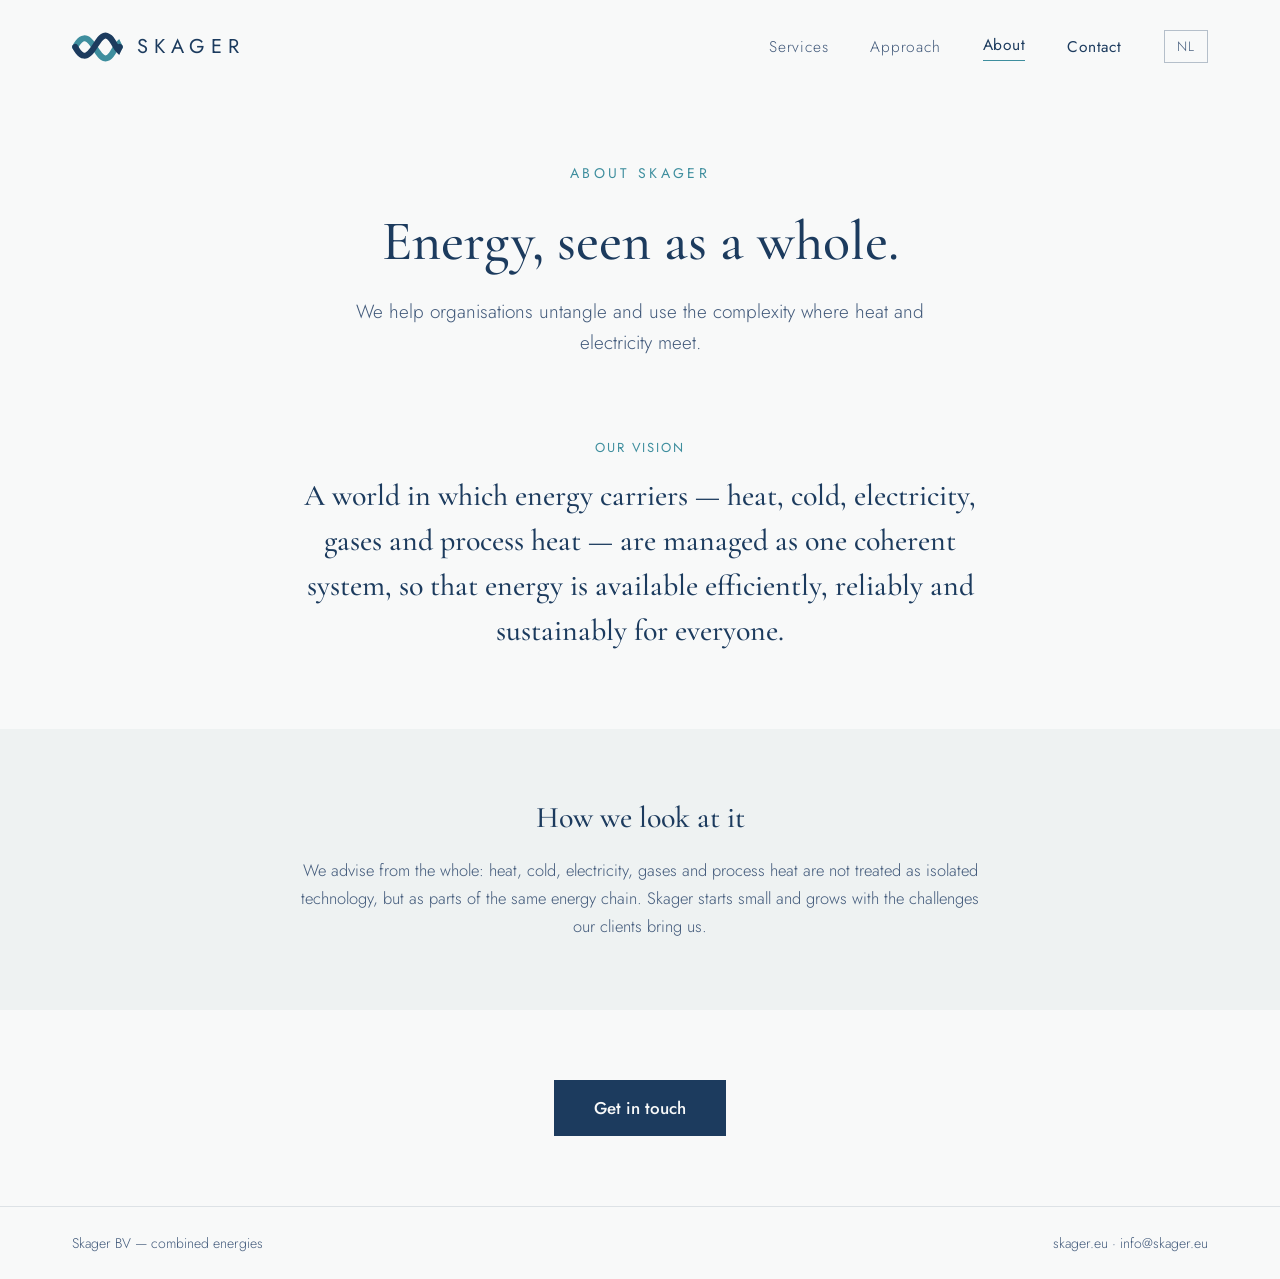
<file: en/about.html>
<!DOCTYPE html>
<html lang="en">
<head>
<meta charset="utf-8">
<meta name="viewport" content="width=device-width, initial-scale=1">
<title>About Skager — combined energies</title>
<meta name="description" content="Energy, seen as a whole. Two specialists — thermal systems and electrical engineering — one integrated approach.">
<meta property="og:title" content="About Skager — combined energies">
<meta property="og:description" content="Energy, seen as a whole. Two specialists — thermal systems and electrical engineering — one integrated approach.">
<meta property="og:type" content="website">
<meta property="og:image" content="https://skager.eu/assets/icon_square_512px.png">
<link rel="canonical" href="https://skager.eu/en/about.html">
<link rel="alternate" hreflang="en" href="https://skager.eu/en/about.html">
<link rel="alternate" hreflang="nl" href="https://skager.eu/over.html">
<link rel="preconnect" href="https://fonts.googleapis.com">
<link href="https://fonts.googleapis.com/css2?family=Jost:wght@300;400;500;600&amp;family=IBM+Plex+Mono:wght@400;500&amp;family=Cormorant+Garamond:wght@500;600&amp;display=swap" rel="stylesheet">
<style>body{margin:0}a{color:#3e8e9e}a:hover{color:#2b6898}</style>
<link rel="icon" href="/assets/favicon.ico" sizes="any">
<link rel="icon" type="image/png" sizes="32x32" href="/assets/favicon_32px.png">
<link rel="apple-touch-icon" href="/assets/apple-touch-icon.png">
<link rel="stylesheet" href="/assets/responsive.css">
</head>
<body>
<div style="font-family:Jost,sans-serif;background:#f8f9f9;color:#1c3b5e">

<div style="display:flex;align-items:center;justify-content:space-between;padding:30px 72px">
  <a href="/en/index.html" style="display:flex;align-items:center;gap:14px;text-decoration:none;color:#1c3b5e">
    <img src="/assets/skager_icon.svg" alt="" style="height:30px">
    <span style="font-size:20px;letter-spacing:.3em;font-weight:400">SKAGER</span>
  </a>
  <div style="display:flex;align-items:center;gap:42px;font-size:15.5px;font-weight:300;letter-spacing:.05em;color:#41597a">
    <a href="/en/services.html" style="text-decoration:none;color:#41597a">Services</a>
    <a href="/en/approach.html" style="text-decoration:none;color:#41597a">Approach</a>
    <a href="/en/about.html" style="text-decoration:none;color:#1c3b5e;font-weight:400;border-bottom:1px solid #3e8e9e;padding-bottom:4px">About</a>
    <a href="/en/contact.html" style="text-decoration:none;color:#1c3b5e;font-weight:400">Contact</a>
    <a href="/over.html" style="text-decoration:none;color:#41597a;font-size:13.5px;letter-spacing:.08em;border:1px solid rgba(28,59,94,.3);padding:6px 12px">NL</a>
  </div>
</div>

<div style="text-align:center;padding:70px 72px 60px">
  <div style="font-size:14px;letter-spacing:.24em;text-transform:uppercase;color:#3e8e9e;margin-bottom:26px">About Skager</div>
  <h1 style="margin:0 auto;font-family:'Cormorant Garamond',Georgia,serif;font-size:56px;line-height:1.15;font-weight:500;max-width:700px;text-wrap:pretty">Energy, seen as a whole.</h1>
  <p style="margin:24px auto 0;font-size:19px;line-height:1.6;font-weight:300;color:#41597a;max-width:620px">We help organisations untangle and use the complexity where heat and electricity meet.</p>
</div>

<div style="max-width:700px;margin:0 auto;padding:20px 72px 76px;text-align:center">
  <div style="font-size:13px;letter-spacing:.14em;color:#3e8e9e;margin-bottom:16px">OUR VISION</div>
  <div style="font-family:'Cormorant Garamond',Georgia,serif;font-size:30px;font-weight:500;line-height:1.5">A world in which energy carriers — heat, cold, electricity, gases and process heat — are managed as one coherent system, so that energy is available efficiently, reliably and sustainably for everyone.</div>
</div>

<div style="background:#eef2f2;padding:70px 72px;text-align:center">
  <h2 style="margin:0 0 20px;font-family:'Cormorant Garamond',Georgia,serif;font-size:30px;font-weight:500">How we look at it</h2>
  <div style="font-size:16.5px;line-height:1.7;font-weight:300;color:#41597a;max-width:700px;margin:0 auto">We advise from the whole: heat, cold, electricity, gases and process heat are not treated as isolated technology, but as parts of the same energy chain. Skager starts small and grows with the challenges our clients bring us.</div>
</div>

<div style="padding:70px 72px;text-align:center">
  <a href="/en/contact.html" style="text-decoration:none;display:inline-block;background:#1c3b5e;color:#f8f9f9;padding:16px 40px;font-size:17px;font-weight:500">Get in touch</a>
</div>

<div style="display:flex;justify-content:space-between;align-items:center;padding:26px 72px;font-size:14px;font-weight:300;color:#41597a;border-top:1px solid rgba(28,59,94,.12)">
  <span>Skager BV — combined energies</span><span>skager.eu · info@skager.eu</span>
</div>

</div>
</body>
</html>
</file>
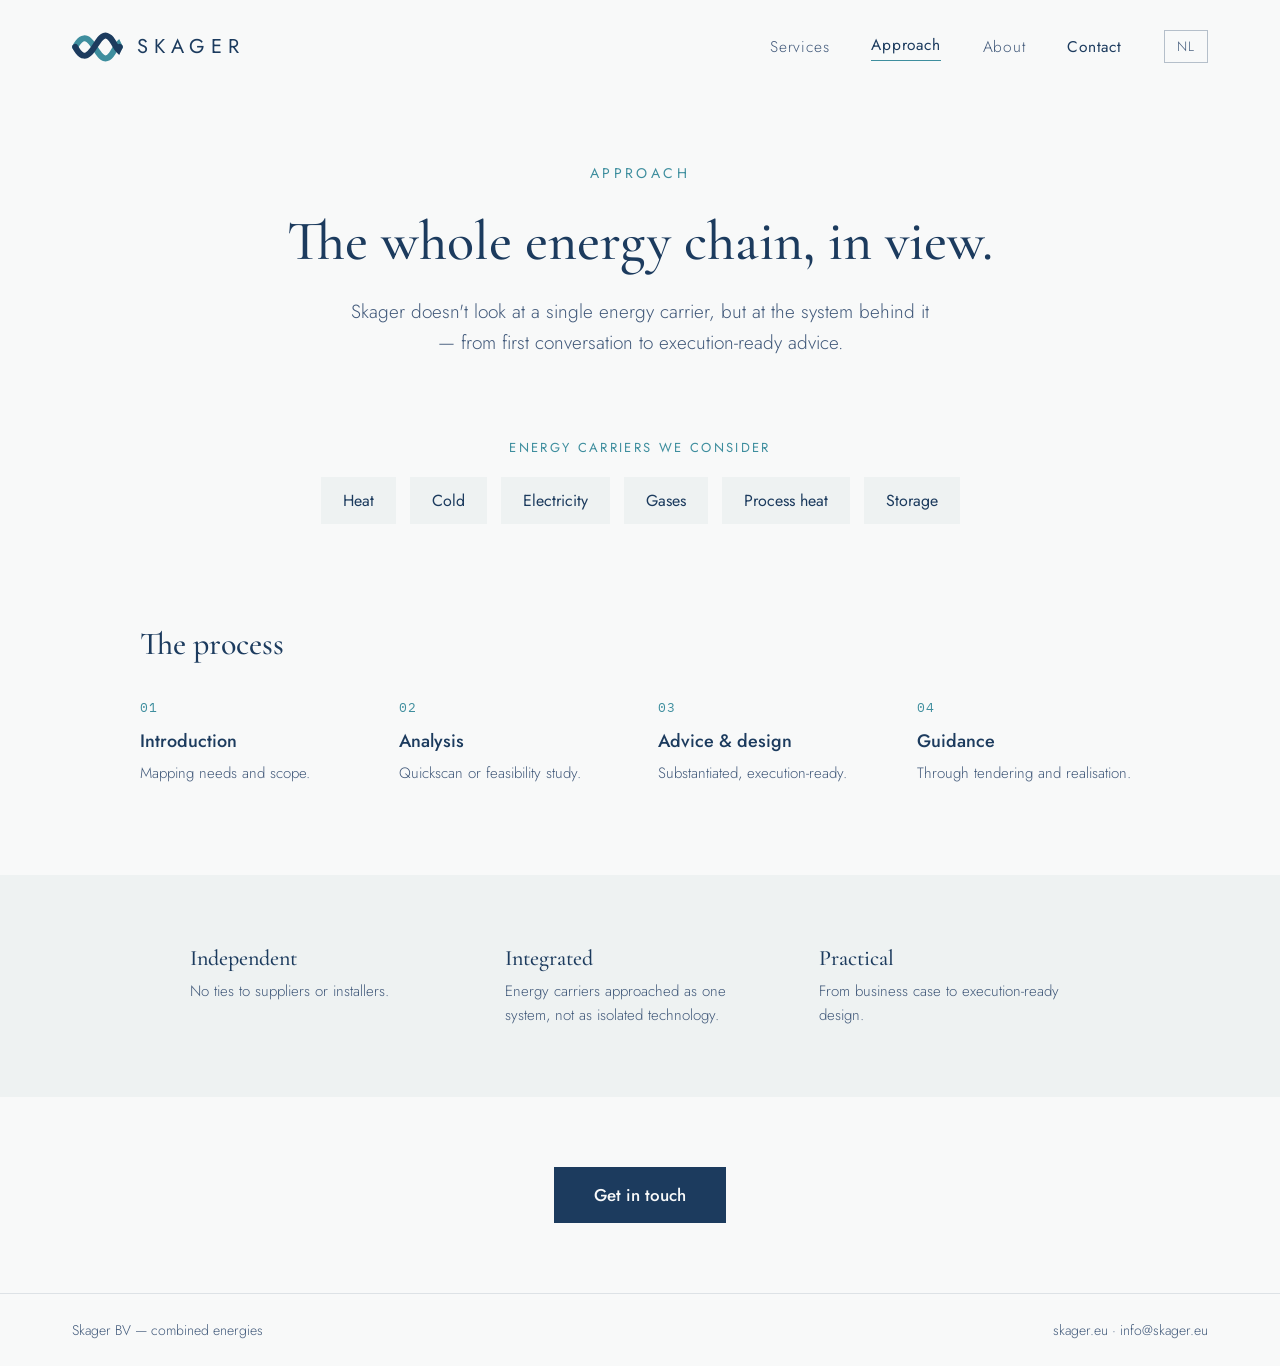
<file: en/approach.html>
<!DOCTYPE html>
<html lang="en">
<head>
<meta charset="utf-8">
<meta name="viewport" content="width=device-width, initial-scale=1">
<title>Approach — Skager</title>
<meta name="description" content="The whole energy chain, in view: integrated advice on thermal and electrical energy systems.">
<meta property="og:title" content="Approach — Skager">
<meta property="og:description" content="The whole energy chain, in view: integrated advice on thermal and electrical energy systems.">
<meta property="og:type" content="website">
<meta property="og:image" content="https://skager.eu/assets/icon_square_512px.png">
<link rel="canonical" href="https://skager.eu/en/approach.html">
<link rel="alternate" hreflang="en" href="https://skager.eu/en/approach.html">
<link rel="alternate" hreflang="nl" href="https://skager.eu/aanpak.html">
<link rel="preconnect" href="https://fonts.googleapis.com">
<link href="https://fonts.googleapis.com/css2?family=Jost:wght@300;400;500;600&amp;family=IBM+Plex+Mono:wght@400;500&amp;family=Cormorant+Garamond:wght@500;600&amp;display=swap" rel="stylesheet">
<style>body{margin:0}a{color:#3e8e9e}a:hover{color:#2b6898}</style>
<link rel="icon" href="/assets/favicon.ico" sizes="any">
<link rel="icon" type="image/png" sizes="32x32" href="/assets/favicon_32px.png">
<link rel="apple-touch-icon" href="/assets/apple-touch-icon.png">
<link rel="stylesheet" href="/assets/responsive.css">
</head>
<body>
<div style="font-family:Jost,sans-serif;background:#f8f9f9;color:#1c3b5e">

<div style="display:flex;align-items:center;justify-content:space-between;padding:30px 72px">
  <a href="/en/index.html" style="display:flex;align-items:center;gap:14px;text-decoration:none;color:#1c3b5e">
    <img src="/assets/skager_icon.svg" alt="" style="height:30px">
    <span style="font-size:20px;letter-spacing:.3em;font-weight:400">SKAGER</span>
  </a>
  <div style="display:flex;align-items:center;gap:42px;font-size:15.5px;font-weight:300;letter-spacing:.05em;color:#41597a">
    <a href="/en/services.html" style="text-decoration:none;color:#41597a">Services</a>
    <a href="/en/approach.html" style="text-decoration:none;color:#1c3b5e;font-weight:400;border-bottom:1px solid #3e8e9e;padding-bottom:4px">Approach</a>
    <a href="/en/about.html" style="text-decoration:none;color:#41597a">About</a>
    <a href="/en/contact.html" style="text-decoration:none;color:#1c3b5e;font-weight:400">Contact</a>
    <a href="/aanpak.html" style="text-decoration:none;color:#41597a;font-size:13.5px;letter-spacing:.08em;border:1px solid rgba(28,59,94,.3);padding:6px 12px">NL</a>
  </div>
</div>

<div style="text-align:center;padding:70px 72px 60px">
  <div style="font-size:14px;letter-spacing:.24em;text-transform:uppercase;color:#3e8e9e;margin-bottom:26px">Approach</div>
  <h1 style="margin:0 auto;font-family:'Cormorant Garamond',Georgia,serif;font-size:56px;line-height:1.15;font-weight:500;max-width:720px;text-wrap:pretty">The whole energy chain, in view.</h1>
  <p style="margin:24px auto 0;font-size:19px;line-height:1.6;font-weight:300;color:#41597a;max-width:600px">Skager doesn't look at a single energy carrier, but at the system behind it — from first conversation to execution-ready advice.</p>
</div>

<div style="max-width:900px;margin:0 auto;padding:20px 72px 80px;text-align:center">
  <div style="font-size:13px;letter-spacing:.18em;color:#3e8e9e;margin-bottom:20px">ENERGY CARRIERS WE CONSIDER</div>
  <div style="display:flex;flex-wrap:wrap;gap:14px;justify-content:center">
    <span style="background:#eef2f2;padding:12px 22px;font-size:16px">Heat</span>
    <span style="background:#eef2f2;padding:12px 22px;font-size:16px">Cold</span>
    <span style="background:#eef2f2;padding:12px 22px;font-size:16px">Electricity</span>
    <span style="background:#eef2f2;padding:12px 22px;font-size:16px">Gases</span>
    <span style="background:#eef2f2;padding:12px 22px;font-size:16px">Process heat</span>
    <span style="background:#eef2f2;padding:12px 22px;font-size:16px">Storage</span>
  </div>
</div>

<div style="max-width:1000px;margin:0 auto;padding:20px 72px 90px">
  <h2 style="margin:0 0 36px;font-family:'Cormorant Garamond',Georgia,serif;font-size:32px;font-weight:500">The process</h2>
  <div style="display:grid;grid-template-columns:repeat(4,1fr);gap:36px">
    <div>
      <div style="font-family:'IBM Plex Mono',monospace;font-size:13px;color:#3e8e9e;letter-spacing:.1em;margin-bottom:12px">01</div>
      <div style="font-size:18px;font-weight:500;margin-bottom:8px">Introduction</div>
      <div style="font-size:15px;line-height:1.55;font-weight:300;color:#41597a">Mapping needs and scope.</div>
    </div>
    <div>
      <div style="font-family:'IBM Plex Mono',monospace;font-size:13px;color:#3e8e9e;letter-spacing:.1em;margin-bottom:12px">02</div>
      <div style="font-size:18px;font-weight:500;margin-bottom:8px">Analysis</div>
      <div style="font-size:15px;line-height:1.55;font-weight:300;color:#41597a">Quickscan or feasibility study.</div>
    </div>
    <div>
      <div style="font-family:'IBM Plex Mono',monospace;font-size:13px;color:#3e8e9e;letter-spacing:.1em;margin-bottom:12px">03</div>
      <div style="font-size:18px;font-weight:500;margin-bottom:8px">Advice &amp; design</div>
      <div style="font-size:15px;line-height:1.55;font-weight:300;color:#41597a">Substantiated, execution-ready.</div>
    </div>
    <div>
      <div style="font-family:'IBM Plex Mono',monospace;font-size:13px;color:#3e8e9e;letter-spacing:.1em;margin-bottom:12px">04</div>
      <div style="font-size:18px;font-weight:500;margin-bottom:8px">Guidance</div>
      <div style="font-size:15px;line-height:1.55;font-weight:300;color:#41597a">Through tendering and realisation.</div>
    </div>
  </div>
</div>

<div style="background:#eef2f2;padding:70px 72px;text-align:center">
  <div style="display:grid;grid-template-columns:repeat(3,1fr);gap:44px;max-width:900px;margin:0 auto;text-align:left">
    <div>
      <div style="font-family:'Cormorant Garamond',Georgia,serif;font-size:22px;font-weight:500;margin-bottom:8px">Independent</div>
      <div style="font-size:15px;line-height:1.6;font-weight:300;color:#41597a">No ties to suppliers or installers.</div>
    </div>
    <div>
      <div style="font-family:'Cormorant Garamond',Georgia,serif;font-size:22px;font-weight:500;margin-bottom:8px">Integrated</div>
      <div style="font-size:15px;line-height:1.6;font-weight:300;color:#41597a">Energy carriers approached as one system, not as isolated technology.</div>
    </div>
    <div>
      <div style="font-family:'Cormorant Garamond',Georgia,serif;font-size:22px;font-weight:500;margin-bottom:8px">Practical</div>
      <div style="font-size:15px;line-height:1.6;font-weight:300;color:#41597a">From business case to execution-ready design.</div>
    </div>
  </div>
</div>

<div style="padding:70px 72px;text-align:center">
  <a href="/en/contact.html" style="text-decoration:none;display:inline-block;background:#1c3b5e;color:#f8f9f9;padding:16px 40px;font-size:17px;font-weight:500">Get in touch</a>
</div>

<div style="display:flex;justify-content:space-between;align-items:center;padding:26px 72px;font-size:14px;font-weight:300;color:#41597a;border-top:1px solid rgba(28,59,94,.12)">
  <span>Skager BV — combined energies</span><span>skager.eu · info@skager.eu</span>
</div>

</div>
</body>
</html>
</file>
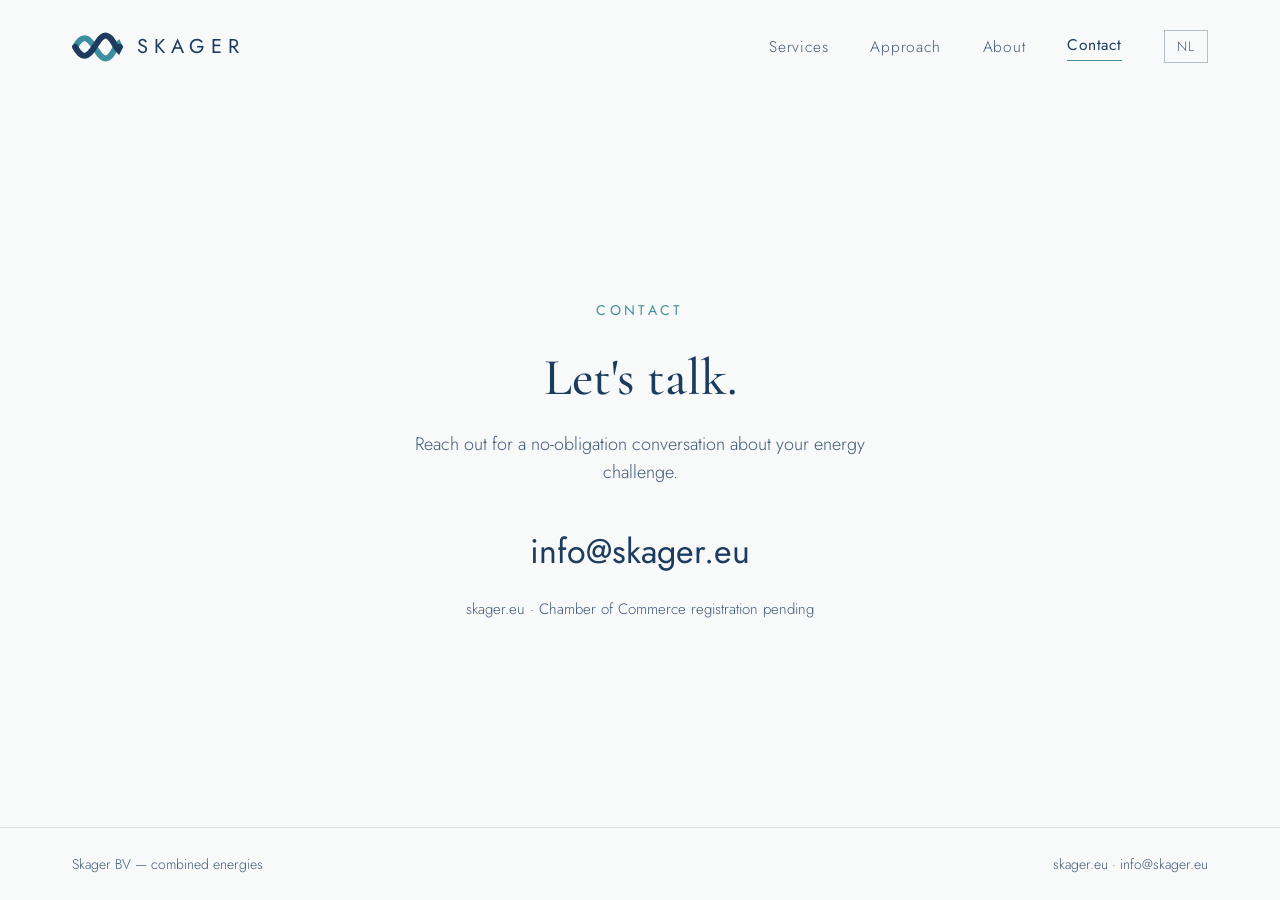
<file: en/contact.html>
<!DOCTYPE html>
<html lang="en">
<head>
<meta charset="utf-8">
<meta name="viewport" content="width=device-width, initial-scale=1">
<title>Contact — Skager</title>
<meta name="description" content="Let's talk. Get in touch with Skager for an informal conversation about your energy challenge.">
<meta property="og:title" content="Contact — Skager">
<meta property="og:description" content="Let's talk. Get in touch with Skager for an informal conversation about your energy challenge.">
<meta property="og:type" content="website">
<meta property="og:image" content="https://skager.eu/assets/icon_square_512px.png">
<link rel="canonical" href="https://skager.eu/en/contact.html">
<link rel="alternate" hreflang="en" href="https://skager.eu/en/contact.html">
<link rel="alternate" hreflang="nl" href="https://skager.eu/contact.html">
<link rel="preconnect" href="https://fonts.googleapis.com">
<link href="https://fonts.googleapis.com/css2?family=Jost:wght@300;400;500;600&amp;family=IBM+Plex+Mono:wght@400;500&amp;family=Cormorant+Garamond:wght@500;600&amp;display=swap" rel="stylesheet">
<style>body{margin:0}a{color:#3e8e9e}a:hover{color:#2b6898}</style>
<link rel="icon" href="/assets/favicon.ico" sizes="any">
<link rel="icon" type="image/png" sizes="32x32" href="/assets/favicon_32px.png">
<link rel="apple-touch-icon" href="/assets/apple-touch-icon.png">
<link rel="stylesheet" href="/assets/responsive.css">
</head>
<body>
<div style="font-family:Jost,sans-serif;background:#f8f9f9;color:#1c3b5e;min-height:100vh;display:flex;flex-direction:column">

<div style="display:flex;align-items:center;justify-content:space-between;padding:30px 72px">
  <a href="/en/index.html" style="display:flex;align-items:center;gap:14px;text-decoration:none;color:#1c3b5e">
    <img src="/assets/skager_icon.svg" alt="" style="height:30px">
    <span style="font-size:20px;letter-spacing:.3em;font-weight:400">SKAGER</span>
  </a>
  <div style="display:flex;align-items:center;gap:42px;font-size:15.5px;font-weight:300;letter-spacing:.05em;color:#41597a">
    <a href="/en/services.html" style="text-decoration:none;color:#41597a">Services</a>
    <a href="/en/approach.html" style="text-decoration:none;color:#41597a">Approach</a>
    <a href="/en/about.html" style="text-decoration:none;color:#41597a">About</a>
    <a href="/en/contact.html" style="text-decoration:none;color:#1c3b5e;font-weight:400;border-bottom:1px solid #3e8e9e;padding-bottom:4px">Contact</a>
    <a href="/contact.html" style="text-decoration:none;color:#41597a;font-size:13.5px;letter-spacing:.08em;border:1px solid rgba(28,59,94,.3);padding:6px 12px">NL</a>
  </div>
</div>

<div style="flex:1;display:flex;align-items:center;justify-content:center;padding:90px 72px;text-align:center">
  <div>
    <div style="font-size:14px;letter-spacing:.24em;text-transform:uppercase;color:#3e8e9e;margin-bottom:28px">Contact</div>
    <h1 style="margin:0 auto;font-family:'Cormorant Garamond',Georgia,serif;font-size:52px;line-height:1.15;font-weight:500;max-width:640px;text-wrap:pretty">Let's talk.</h1>
    <p style="margin:22px auto 40px;font-size:18px;line-height:1.6;font-weight:300;color:#41597a;max-width:520px">Reach out for a no-obligation conversation about your energy challenge.</p>
    <a href="mailto:info@skager.eu" style="text-decoration:none;font-size:34px;font-weight:400;color:#1c3b5e">info@skager.eu</a>
    <div style="margin-top:22px;font-size:15px;font-weight:300;color:#41597a">skager.eu · Chamber of Commerce registration pending</div>
  </div>
</div>

<div style="display:flex;justify-content:space-between;align-items:center;padding:26px 72px;font-size:14px;font-weight:300;color:#41597a;border-top:1px solid rgba(28,59,94,.12)">
  <span>Skager BV — combined energies</span><span>skager.eu · info@skager.eu</span>
</div>

</div>
</body>
</html>
</file>
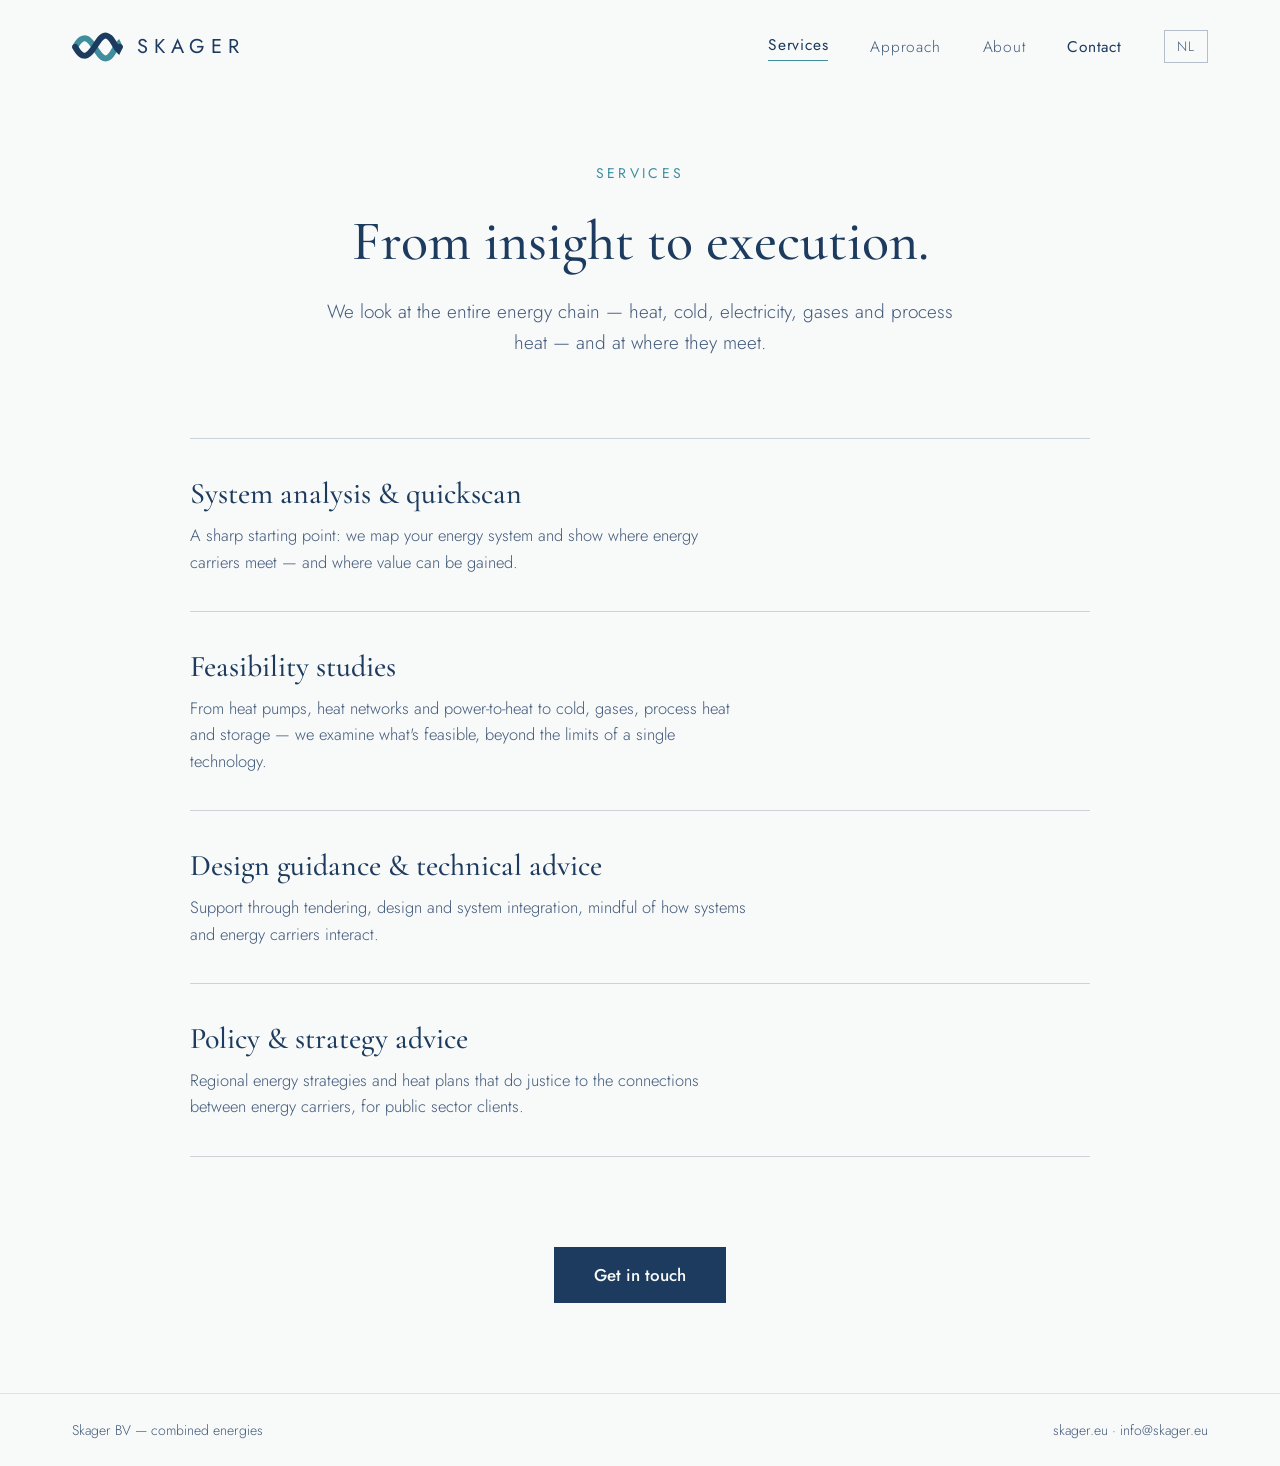
<file: en/services.html>
<!DOCTYPE html>
<html lang="en">
<head>
<meta charset="utf-8">
<meta name="viewport" content="width=device-width, initial-scale=1">
<title>Services — Skager</title>
<meta name="description" content="From insight to execution: quick scans, feasibility studies, design guidance and policy & strategy advice.">
<meta property="og:title" content="Services — Skager">
<meta property="og:description" content="From insight to execution: quick scans, feasibility studies, design guidance and policy & strategy advice.">
<meta property="og:type" content="website">
<meta property="og:image" content="https://skager.eu/assets/icon_square_512px.png">
<link rel="canonical" href="https://skager.eu/en/services.html">
<link rel="alternate" hreflang="en" href="https://skager.eu/en/services.html">
<link rel="alternate" hreflang="nl" href="https://skager.eu/diensten.html">
<link rel="preconnect" href="https://fonts.googleapis.com">
<link href="https://fonts.googleapis.com/css2?family=Jost:wght@300;400;500;600&amp;family=IBM+Plex+Mono:wght@400;500&amp;family=Cormorant+Garamond:wght@500;600&amp;display=swap" rel="stylesheet">
<style>body{margin:0}a{color:#3e8e9e}a:hover{color:#2b6898}</style>
<link rel="icon" href="/assets/favicon.ico" sizes="any">
<link rel="icon" type="image/png" sizes="32x32" href="/assets/favicon_32px.png">
<link rel="apple-touch-icon" href="/assets/apple-touch-icon.png">
<link rel="stylesheet" href="/assets/responsive.css">
</head>
<body>
<div style="font-family:Jost,sans-serif;background:#f8f9f9;color:#1c3b5e">

<div style="display:flex;align-items:center;justify-content:space-between;padding:30px 72px">
  <a href="/en/index.html" style="display:flex;align-items:center;gap:14px;text-decoration:none;color:#1c3b5e">
    <img src="/assets/skager_icon.svg" alt="" style="height:30px">
    <span style="font-size:20px;letter-spacing:.3em;font-weight:400">SKAGER</span>
  </a>
  <div style="display:flex;align-items:center;gap:42px;font-size:15.5px;font-weight:300;letter-spacing:.05em;color:#41597a">
    <a href="/en/services.html" style="text-decoration:none;color:#1c3b5e;font-weight:400;border-bottom:1px solid #3e8e9e;padding-bottom:4px">Services</a>
    <a href="/en/approach.html" style="text-decoration:none;color:#41597a">Approach</a>
    <a href="/en/about.html" style="text-decoration:none;color:#41597a">About</a>
    <a href="/en/contact.html" style="text-decoration:none;color:#1c3b5e;font-weight:400">Contact</a>
    <a href="/diensten.html" style="text-decoration:none;color:#41597a;font-size:13.5px;letter-spacing:.08em;border:1px solid rgba(28,59,94,.3);padding:6px 12px">NL</a>
  </div>
</div>

<div style="text-align:center;padding:70px 72px 60px">
  <div style="font-size:14px;letter-spacing:.24em;text-transform:uppercase;color:#3e8e9e;margin-bottom:26px">Services</div>
  <h1 style="margin:0 auto;font-family:'Cormorant Garamond',Georgia,serif;font-size:56px;line-height:1.15;font-weight:500;max-width:760px;text-wrap:pretty">From insight to execution.</h1>
  <p style="margin:24px auto 0;font-size:19px;line-height:1.6;font-weight:300;color:#41597a;max-width:640px">We look at the entire energy chain — heat, cold, electricity, gases and process heat — and at where they meet.</p>
</div>

<div style="max-width:900px;margin:0 auto;padding:20px 72px 90px;display:flex;flex-direction:column;gap:0">
  <div style="border-top:1px solid rgba(28,59,94,.2);padding:36px 0;">
    <div>
      <div style="font-family:'Cormorant Garamond',Georgia,serif;font-size:30px;font-weight:500;margin-bottom:10px">System analysis &amp; quickscan</div>
      <div style="font-size:16.5px;line-height:1.6;font-weight:300;color:#41597a;max-width:560px">A sharp starting point: we map your energy system and show where energy carriers meet — and where value can be gained.</div>
    </div>
  </div>
  <div style="border-top:1px solid rgba(28,59,94,.2);padding:36px 0;">
    <div>
      <div style="font-family:'Cormorant Garamond',Georgia,serif;font-size:30px;font-weight:500;margin-bottom:10px">Feasibility studies</div>
      <div style="font-size:16.5px;line-height:1.6;font-weight:300;color:#41597a;max-width:560px">From heat pumps, heat networks and power-to-heat to cold, gases, process heat and storage — we examine what's feasible, beyond the limits of a single technology.</div>
    </div>
  </div>
  <div style="border-top:1px solid rgba(28,59,94,.2);padding:36px 0;">
    <div>
      <div style="font-family:'Cormorant Garamond',Georgia,serif;font-size:30px;font-weight:500;margin-bottom:10px">Design guidance &amp; technical advice</div>
      <div style="font-size:16.5px;line-height:1.6;font-weight:300;color:#41597a;max-width:560px">Support through tendering, design and system integration, mindful of how systems and energy carriers interact.</div>
    </div>
  </div>
  <div style="border-top:1px solid rgba(28,59,94,.2);border-bottom:1px solid rgba(28,59,94,.2);padding:36px 0;">
    <div>
      <div style="font-family:'Cormorant Garamond',Georgia,serif;font-size:30px;font-weight:500;margin-bottom:10px">Policy &amp; strategy advice</div>
      <div style="font-size:16.5px;line-height:1.6;font-weight:300;color:#41597a;max-width:560px">Regional energy strategies and heat plans that do justice to the connections between energy carriers, for public sector clients.</div>
    </div>
  </div>
</div>

<div style="padding:0 72px 90px;text-align:center">
  <a href="/en/contact.html" style="text-decoration:none;display:inline-block;background:#1c3b5e;color:#f8f9f9;padding:16px 40px;font-size:17px;font-weight:500">Get in touch</a>
</div>

<div style="display:flex;justify-content:space-between;align-items:center;padding:26px 72px;font-size:14px;font-weight:300;color:#41597a;border-top:1px solid rgba(28,59,94,.12)">
  <span>Skager BV — combined energies</span><span>skager.eu · info@skager.eu</span>
</div>

</div>
</body>
</html>
</file>
<file: assets/responsive.css>
/* Responsive laag bovenop het desktop-ontwerp (overschrijft inline styles waar nodig) */
@media (max-width: 960px) {
  [style*=" 72px"], [style*=":72px"] { padding-left: 28px !important; padding-right: 28px !important; }
  h1 { font-size: 44px !important; }
  h2 { font-size: 28px !important; }
}
@media (max-width: 720px) {
  h1 { font-size: 34px !important; }
  [style*="display:flex"] { flex-wrap: wrap; }
  [style*="display:grid"] { grid-template-columns: 1fr !important; }
  [style*="font-size:30px"] { font-size: 24px !important; }
}
</file>
